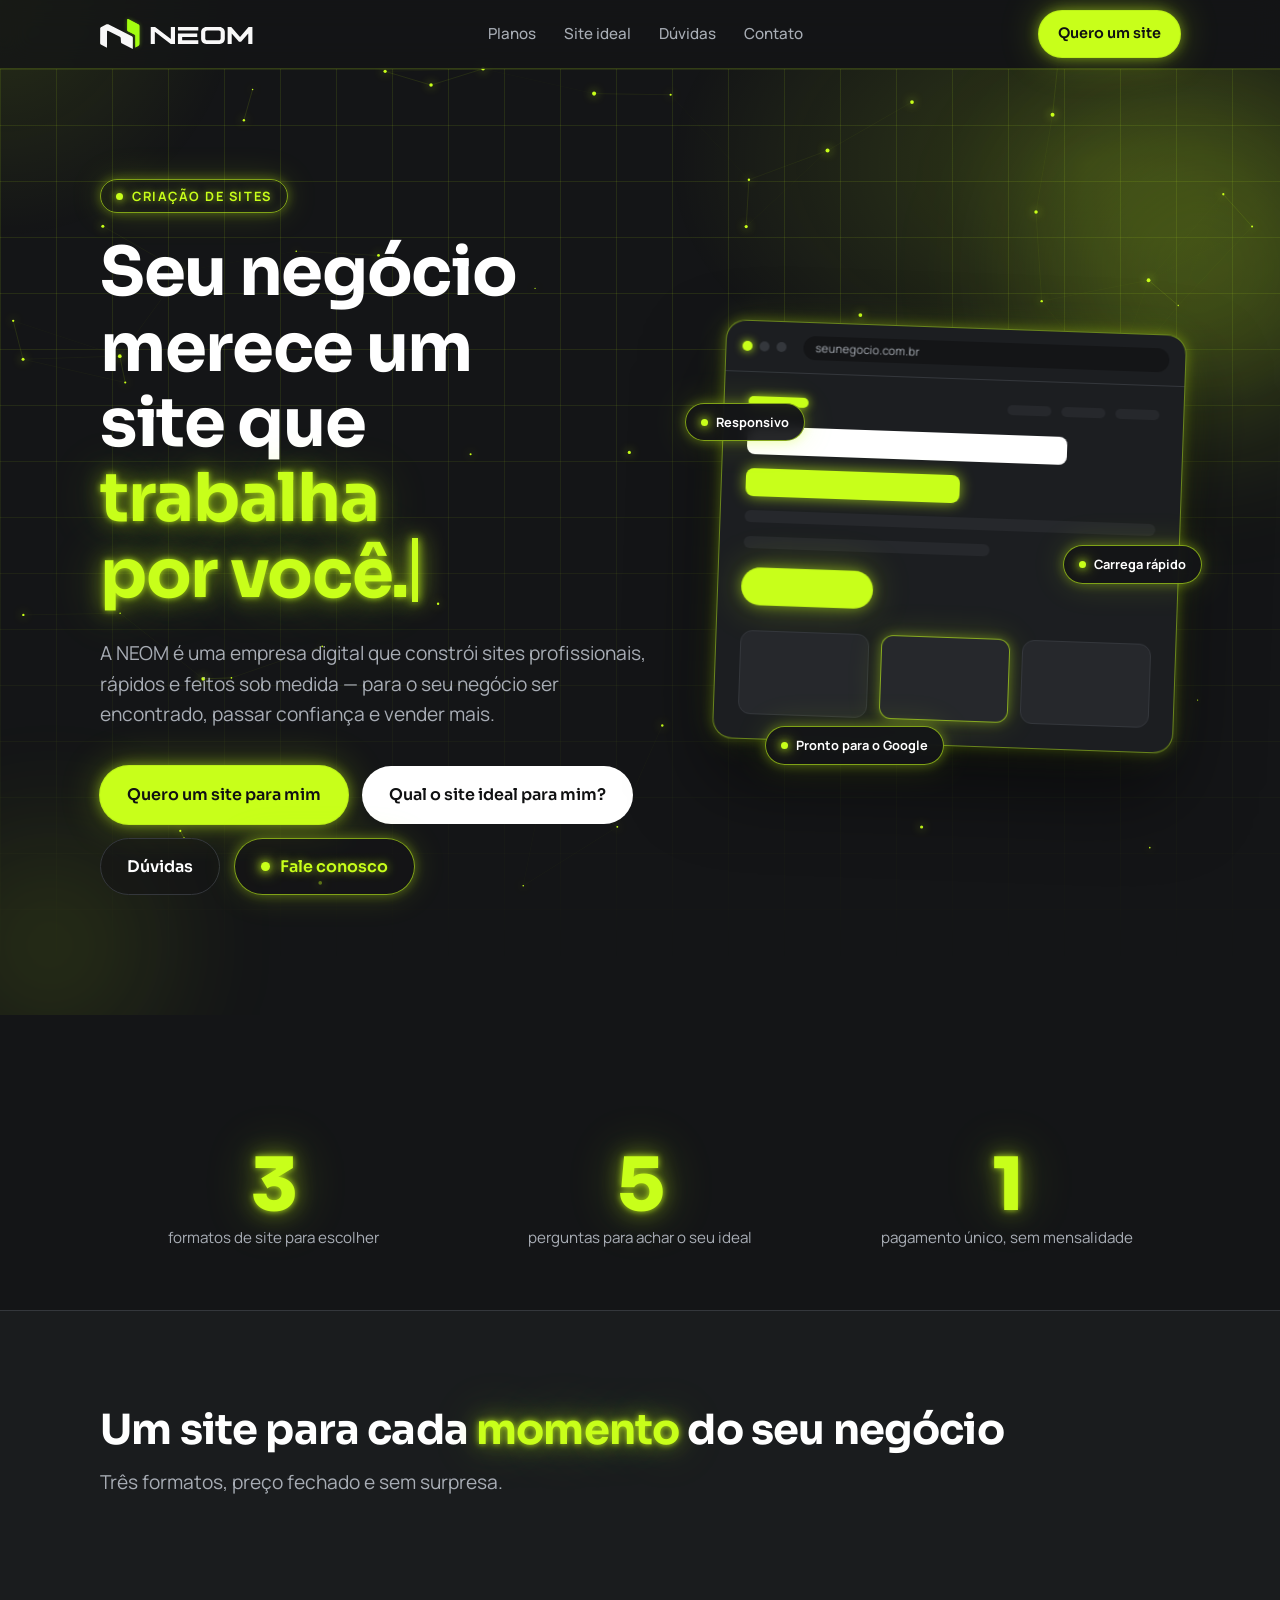
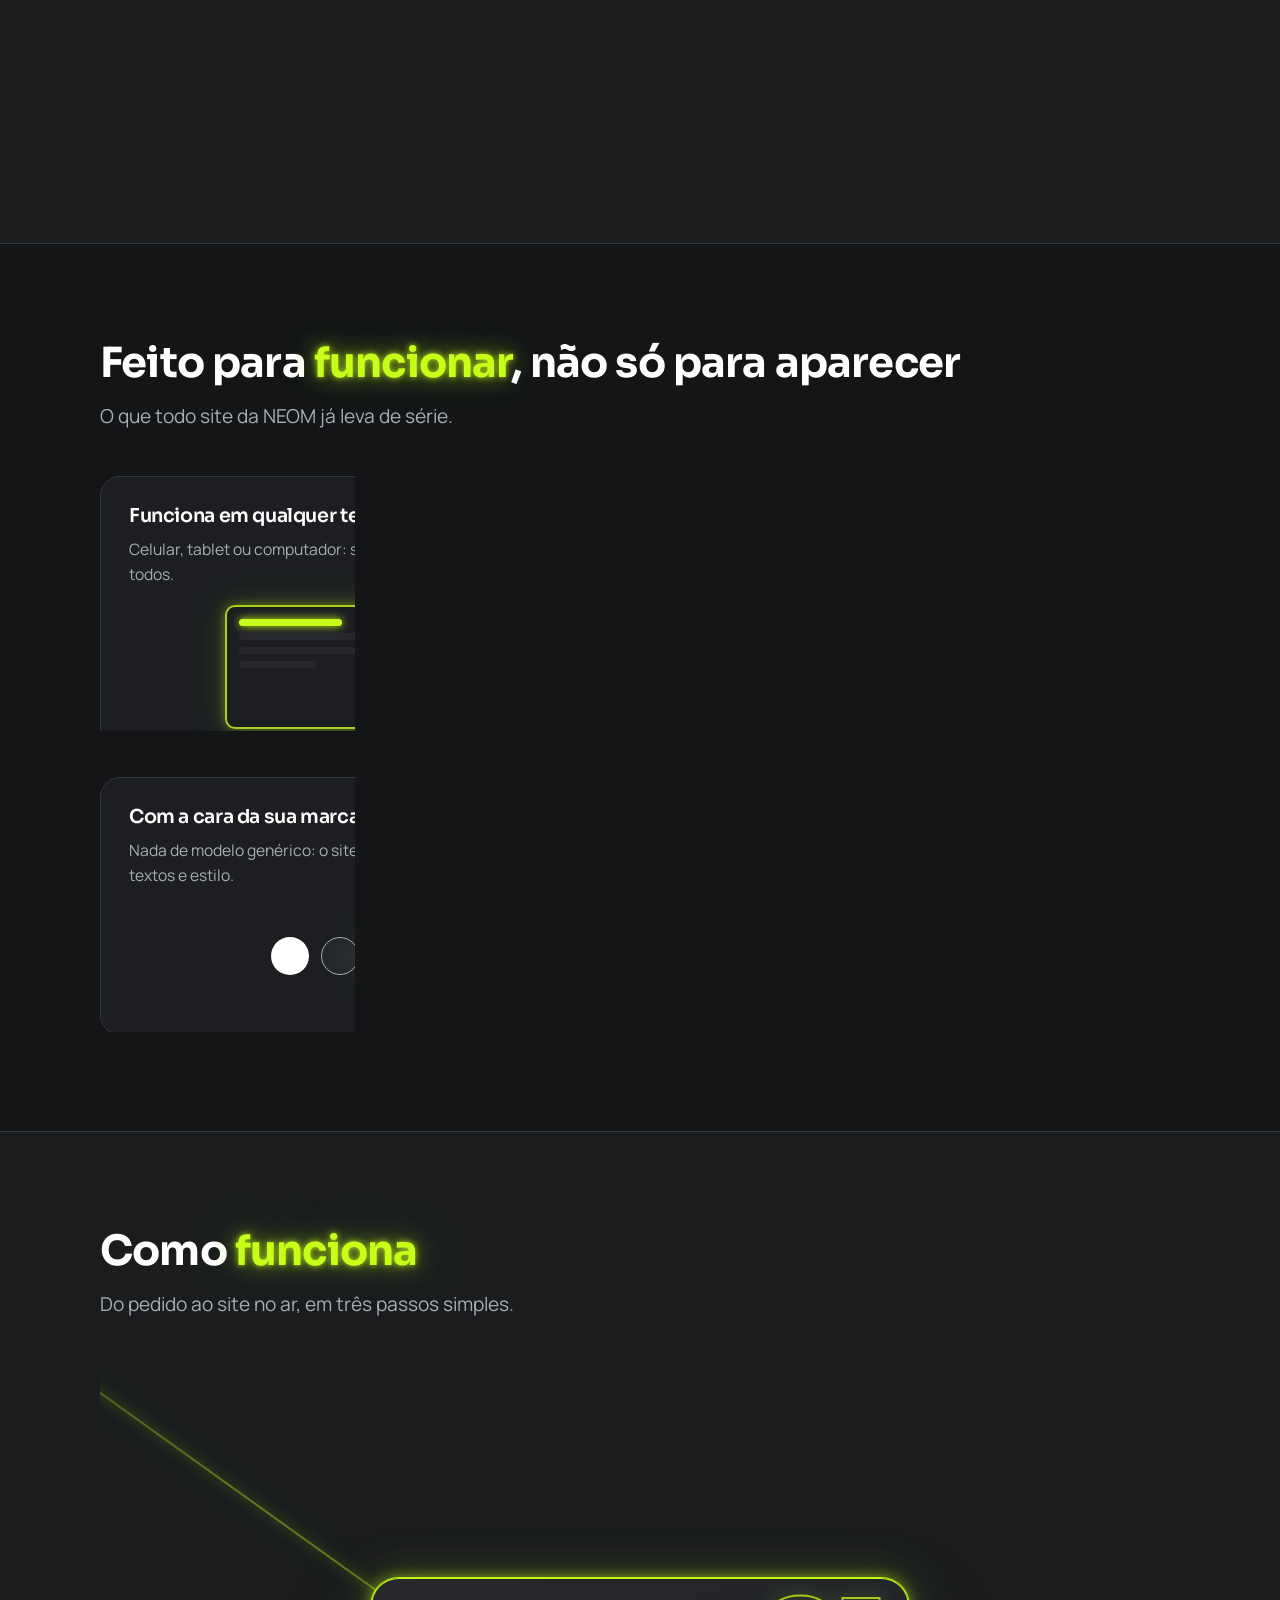
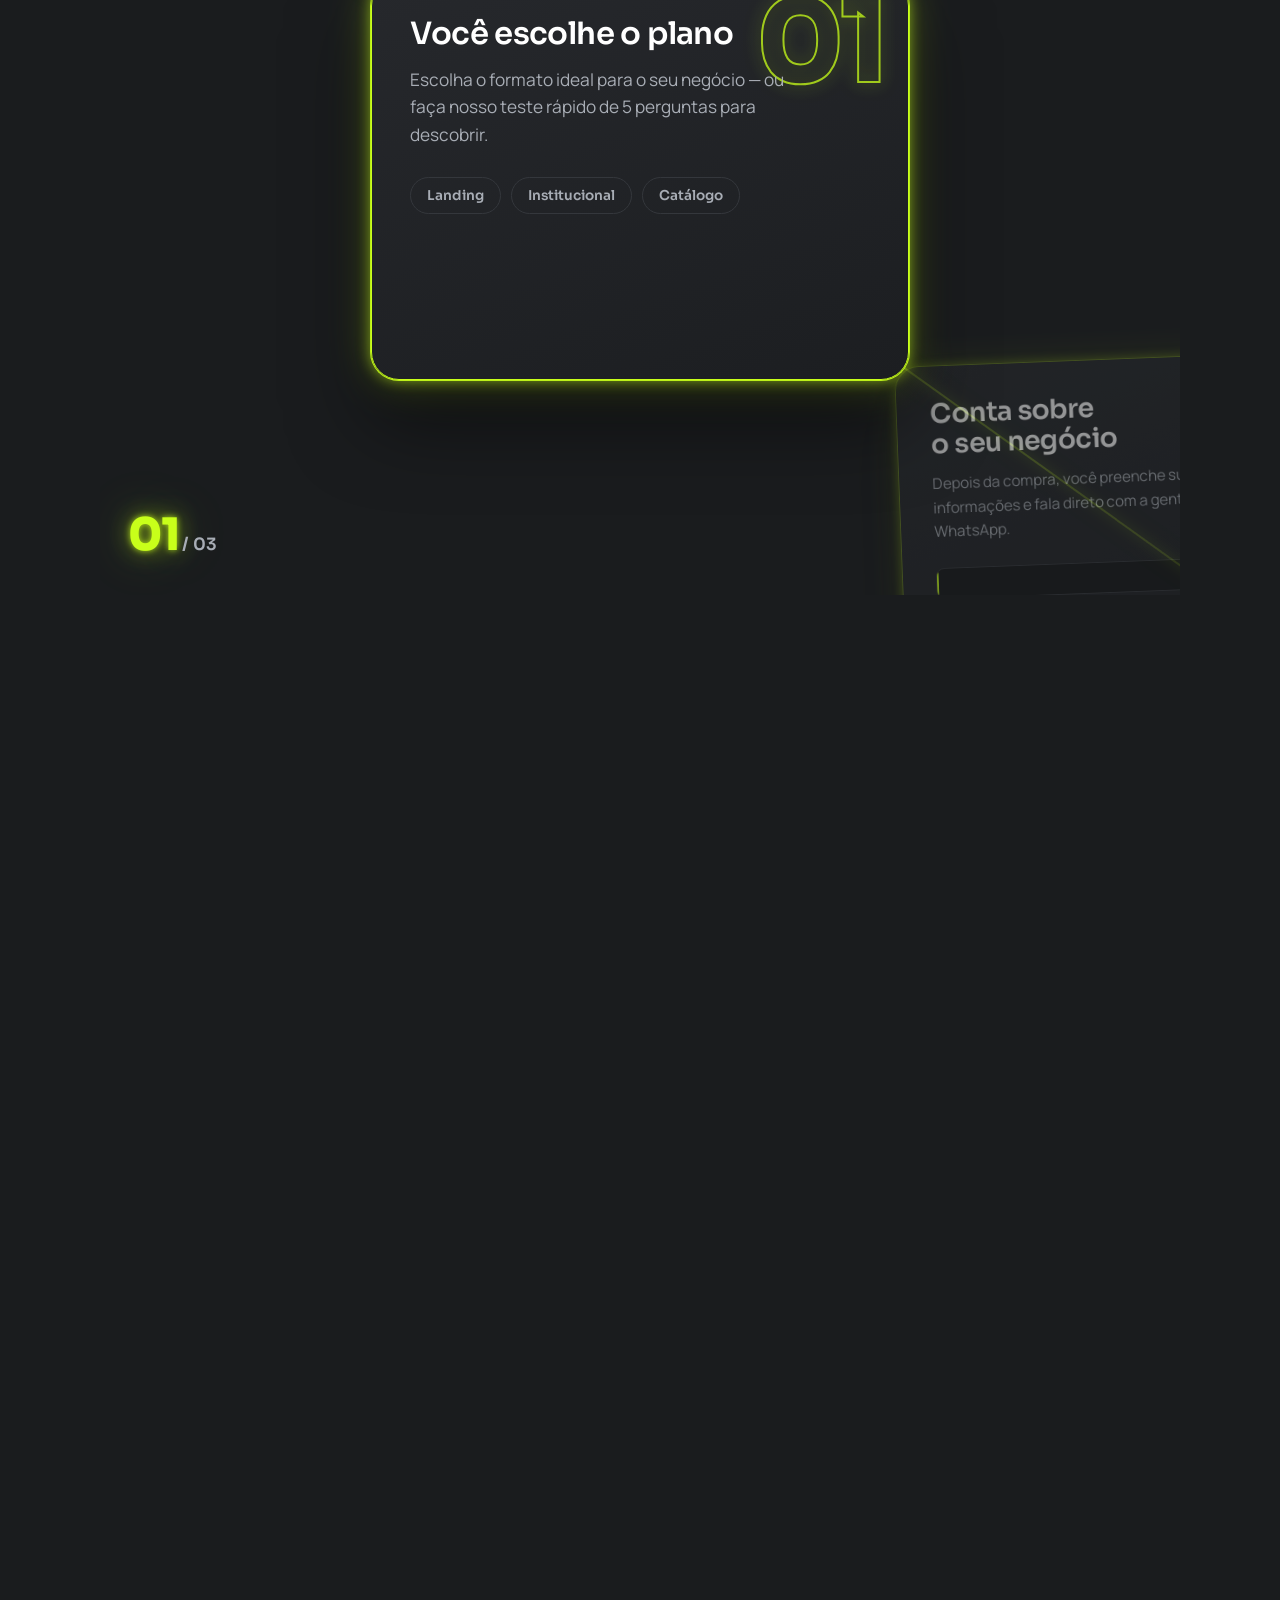
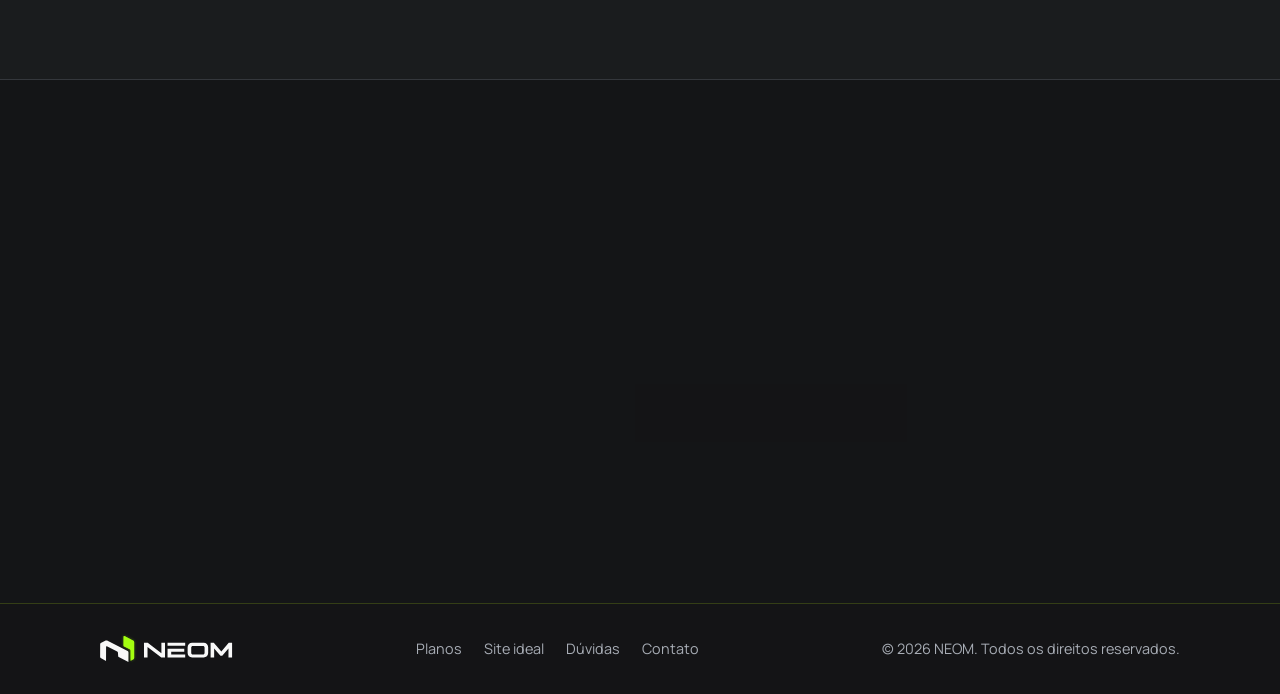
<file: index.html>
<!DOCTYPE html>
<html lang="pt-BR">
<head>
  <meta charset="UTF-8">
  <meta name="viewport" content="width=device-width, initial-scale=1, viewport-fit=cover">
  <title>NEOM — Sites que colocam seu negócio no digital</title>
  <meta name="description" content="A NEOM constrói landing pages, sites institucionais e sites de catálogo para o seu negócio vender mais na internet.">
  <meta name="theme-color" content="#141517">
  <meta name="color-scheme" content="dark">
  <meta property="og:type" content="website">
  <meta property="og:locale" content="pt_BR">
  <meta property="og:site_name" content="NEOM">
  <meta property="og:title" content="NEOM — Sites que colocam seu negócio no digital">
  <meta property="og:description" content="A NEOM constrói landing pages, sites institucionais e sites de catálogo para o seu negócio vender mais na internet.">
  <meta name="twitter:card" content="summary_large_image">
  <!-- marca:inicio -->
  <link rel="canonical" href="https://neomfront.com/">
  <meta property="og:url" content="https://neomfront.com/">
  <meta property="og:image" content="https://neomfront.com/img/og.png">
  <meta property="og:image:width" content="1200">
  <meta property="og:image:height" content="630">
  <meta property="og:image:alt" content="NEOM — landing pages, sites institucionais e sites de catálogo sob medida">
  <link rel="apple-touch-icon" href="/img/apple-touch-icon.png">
  <link rel="manifest" href="/site.webmanifest">
  <!-- marca:fim -->
  <link rel="icon" href="favicon.svg" type="image/svg+xml">
  <link rel="preload" href="fonts/sora-latin.woff2" as="font" type="font/woff2" crossorigin>
  <script>document.documentElement.classList.add("js")</script>
  <link rel="stylesheet" href="style.css">
  <script type="application/ld+json">
  {
    "@context": "https://schema.org",
    "@type": "ProfessionalService",
    "name": "NEOM",
    "url": "https://neomfront.com/",
    "logo": "https://neomfront.com/img/icone-512.png",
    "image": "https://neomfront.com/img/og.png",
    "description": "Criação de landing pages, sites institucionais e sites de catálogo sob medida.",
    "areaServed": "BR",
    "contactPoint": { "@type": "ContactPoint", "contactType": "customer service", "telephone": "+55-83-99405-4176", "availableLanguage": "Portuguese" }
  }
  </script>
</head>
<body>
  <a class="skip" href="#conteudo">Pular para o conteúdo</a>
  <header class="nav">
    <div class="wrap nav-in">
      <a class="logo" href="index.html" aria-label="NEOM — início"><svg class="logo-svg" viewBox="0 0 1138 224" aria-hidden="true" focusable="false"><path fill="#F8F8F8" d="M48.76 39.62C52.21 37.86 57.79 37.86 61.24 39.61L238.37 129.57C242.31 131.57 245.48 136.78 245.46 141.19L245 224.83L161 180.42C158.8 179.25 156.88 176.3 156.7 173.82L154.48 142.3C154.23 138.72 151.42 134.51 148.21 132.9L59.2 88.18C55.5 86.32 52.48 88.17 52.47 92.31L52 214.84L6.28 190.15C3.36 188.57 1.01 184.61 1.02 181.3L1.48 69.69C1.49 66.38 3.89 62.47 6.85 60.97Z"/><path class="logo-v" fill="#A3FE10" d="M203.47 4.18C203.49 0.32 206.29 -1.38 209.73 0.38L287.77 40.49C291.21 42.26 294 46.83 294 50.69L294 189.3C294 193.44 291.06 198.42 287.43 200.42L264 213.34L263.54 125.81C263.52 121.67 260.5 116.8 256.8 114.93L208.8 90.73C205.6 89.12 203.01 84.9 203.03 81.31Z"/><path fill="#F8F8F8" fill-rule="evenodd" d="M379 59L411.17 59L529 149.49L529 59L560 59L560 186L528.33 186L409.5 95.01L409.5 186L379 186ZM582 59L734 59L734 85L582 85ZM582 109L726 109L726 135L613.5 135L613.5 159L734 159L734 186L582 186ZM755 97.5C755 76.24 772.24 59 793.5 59L893.5 59C914.76 59 932 76.24 932 97.5L932 147.5C932 168.76 914.76 186 893.5 186L793.5 186C772.24 186 755 168.76 755 147.5ZM786 98.75C786 91.43 791.93 85.5 799.25 85.5L887.75 85.5C895.07 85.5 901 91.43 901 98.75L901 145.75C901 153.07 895.07 159 887.75 159L799.25 159C791.93 159 786 153.07 786 145.75ZM953 59L980.23 59L1045.5 134.23L1109.27 59L1138 59L1138 186L1107 186L1107 107.84L1053.23 170L1037.77 170L983.5 107.83L983.5 186L953 186Z"/></svg></a>
      <nav id="menu" class="menu" aria-label="Principal">
        <a href="planos.html">Planos</a>
        <a href="site-ideal.html">Site ideal</a>
        <a href="duvidas.html">Dúvidas</a>
        <a href="obrigado.html?contato=duvida">Contato</a>
      </nav>
      <div class="nav-acoes">
        <a class="btn btn-lime btn-sm" href="planos.html">Quero um site</a>
        <button class="menu-btn" type="button" aria-expanded="false" aria-controls="menu"><span class="sr-only">Menu</span><i aria-hidden="true"></i><i aria-hidden="true"></i></button>
      </div>
    </div>
  </header>

  <main id="conteudo" tabindex="-1">
    <!-- Primeiro andar -->
    <section class="hero">
      <span class="orb o1" aria-hidden="true"></span>
      <span class="orb o2" aria-hidden="true"></span>
      <div class="wrap hero-grid">
        <div>
          <span class="tag">Criação de sites</span>
          <h1><span class="sr-only">Seu negócio merece um site que trabalha por você.</span><span aria-hidden="true">Seu negócio merece um site que <span class="lime typed" data-words="trabalha por você.|vende por você.|passa confiança.|atrai clientes.">trabalha por você.</span></span></h1>
          <p class="lead">A NEOM é uma empresa digital que constrói sites profissionais, rápidos e feitos sob medida — para o seu negócio ser encontrado, passar confiança e vender mais.</p>
          <div class="hero-actions">
            <a class="btn btn-lime" href="planos.html">Quero um site para mim</a>
            <a class="btn btn-white" href="site-ideal.html">Qual o site ideal para mim?</a>
            <a class="btn btn-ghost" href="duvidas.html">Dúvidas</a>
            <a class="btn btn-ghost btn-whats" data-whats href="obrigado.html?contato=duvida" target="_blank" rel="noopener">Fale conosco</a>
          </div>
        </div>

        <div class="mock-wrap" aria-hidden="true">
          <div class="mock">
            <div class="mock-bar"><i></i><i></i><i></i><span class="mock-url">seunegocio.com.br</span></div>
            <div class="mock-body">
              <div class="m-nav"><b></b><b></b><b></b><b></b></div>
              <b class="m-title"></b>
              <b class="m-title t2"></b>
              <b class="l1"></b>
              <b class="l2"></b>
              <b class="m-btn"></b>
              <div class="mock-cards"><b></b><b></b><b></b></div>
            </div>
          </div>
          <span class="chip c1">Responsivo</span>
          <span class="chip c2">Carrega rápido</span>
          <span class="chip c3">Pronto para o Google</span>
        </div>
      </div>
    </section>

    <!-- Faixa em movimento -->
    <div class="marquee" aria-hidden="true">
      <div class="marquee-track">
        <span>Landing Page</span><span>Site Institucional</span><span>Site de Catálogo</span><span>Sob medida</span><span>Pagamento único</span><span>Responsivo</span>
        <span>Landing Page</span><span>Site Institucional</span><span>Site de Catálogo</span><span>Sob medida</span><span>Pagamento único</span><span>Responsivo</span>
      </div>
    </div>

    <!-- Números -->
    <div class="wrap">
      <div class="stats">
        <div class="stat"><b data-count="3">0</b><span>formatos de site para escolher</span></div>
        <div class="stat"><b data-count="5">0</b><span>perguntas para achar o seu ideal</span></div>
        <div class="stat"><b data-count="1">0</b><span>pagamento único, sem mensalidade</span></div>
      </div>
    </div>

    <!-- Planos -->
    <section class="band">
      <div class="wrap">
        <div class="sec-head">
          <h2>Um site para cada <span class="lime">momento</span> do seu negócio</h2>
          <p class="lead">Três formatos, preço fechado e sem surpresa.</p>
        </div>
        <div class="grid-3">
          <a class="card" href="planos.html?cat=landing">
            <span class="step-n">A partir de R$ 329</span>
            <h3>Landing Page</h3>
            <p>Uma página única e direta, pensada para apresentar uma oferta e gerar contatos.</p>
          </a>
          <a class="card" href="planos.html?cat=institucional">
            <span class="step-n">A partir de R$ 997</span>
            <h3>Site Institucional</h3>
            <p>Várias páginas para apresentar sua empresa, seus serviços e passar credibilidade.</p>
          </a>
          <a class="card" href="planos.html?cat=catalogo">
            <span class="step-n">A partir de R$ 1.997</span>
            <h3>Site de Catálogo</h3>
            <p>Seus produtos organizados por categoria, com fotos e preços, prontos para o cliente escolher.</p>
          </a>
        </div>
      </div>
    </section>

    <!-- Bento -->
    <section>
      <div class="wrap">
        <div class="sec-head">
          <h2>Feito para <span class="lime">funcionar</span>, não só para aparecer</h2>
          <p class="lead">O que todo site da NEOM já leva de série.</p>
        </div>
        <div class="bento">
          <div class="card b-wide">
            <h3>Funciona em qualquer tela</h3>
            <p>Celular, tablet ou computador: seu site se adapta e fica bonito em todos.</p>
            <div class="viz" aria-hidden="true">
              <div class="devices">
                <div class="dev-pc"><i></i><i></i><i></i><i></i></div>
                <div class="dev-ph"><i></i><i></i><i></i></div>
              </div>
            </div>
          </div>
          <div class="card">
            <h3>Carrega rápido</h3>
            <p>Ninguém espera uma página lenta.</p>
            <div class="viz" aria-hidden="true">
              <div class="meter"><div class="meter-bar"><i></i></div><small>VELOCIDADE</small></div>
            </div>
          </div>
          <div class="card b-tall">
            <h3>Pronto para o Google</h3>
            <p>Estrutura pensada para o seu negócio ser encontrado nas buscas.</p>
            <div class="viz" aria-hidden="true">
              <div class="search">
                <div class="search-bar">seu tipo de negócio</div>
                <div class="search-res"><b>seunegocio.com.br</b>Seu site, no topo da conversa.</div>
                <div class="search-res">Outros resultados…</div>
              </div>
            </div>
          </div>
          <div class="card b-wide">
            <h3>Com a cara da sua marca</h3>
            <p>Nada de modelo genérico: o site é construído com as suas cores, textos e estilo.</p>
            <div class="viz" aria-hidden="true">
              <div class="swatches"><i></i><i></i><i></i><i></i></div>
            </div>
          </div>
        </div>
      </div>
    </section>

    <!-- Como funciona -->
    <section class="band">
      <div class="wrap">
        <div class="sec-head">
          <h2>Como <span class="lime">funciona</span></h2>
          <p class="lead">Do pedido ao site no ar, em três passos simples.</p>
        </div>
        <!-- Computador: cards grandes que cruzam a tela na diagonal conforme você rola -->
        <div class="diag" id="diag">
          <div class="diag-sticky">
            <div class="diag-stage">
              <span class="diag-line" aria-hidden="true"></span>

              <article class="diag-card">
                <span class="d-n" aria-hidden="true">01</span>
                <h3>Você escolhe o plano</h3>
                <p>Escolha o formato ideal para o seu negócio — ou faça nosso teste rápido de 5 perguntas para descobrir.</p>
                <div class="d-art d-chips" aria-hidden="true"><i>Landing</i><i>Institucional</i><i>Catálogo</i></div>
              </article>

              <article class="diag-card">
                <span class="d-n" aria-hidden="true">02</span>
                <h3>Conta sobre o seu negócio</h3>
                <p>Depois da compra, você preenche suas informações e fala direto com a gente pelo WhatsApp.</p>
                <div class="d-art d-form" aria-hidden="true"><b></b><b></b><em></em></div>
              </article>

              <article class="diag-card">
                <span class="d-n" aria-hidden="true">03</span>
                <h3>A NEOM constrói</h3>
                <p>Criamos seu site sob medida e entregamos pronto para receber seus clientes.</p>
                <div class="d-art d-build" aria-hidden="true"><div class="bar"><i></i></div><span>SEU SITE NO AR ✓</span></div>
              </article>
            </div>
            <div class="diag-count" aria-hidden="true"><b>01</b> / 03</div>
          </div>
        </div>

        <!-- Celular: linha do tempo -->
        <div class="tl">
          <div class="card">
            <span class="tl-dot">1</span>
            <h3>Você escolhe o plano</h3>
            <p>Escolha o formato ideal — ou faça nosso teste rápido de 5 perguntas para descobrir.</p>
          </div>
          <div class="card">
            <span class="tl-dot">2</span>
            <h3>Conta sobre o seu negócio</h3>
            <p>Depois da compra, você preenche suas informações e fala direto com a gente.</p>
          </div>
          <div class="card">
            <span class="tl-dot">3</span>
            <h3>A NEOM constrói</h3>
            <p>Criamos seu site sob medida e entregamos pronto para receber seus clientes.</p>
          </div>
        </div>
      </div>
    </section>

    <!-- CTA final -->
    <section>
      <div class="wrap">
        <div class="cta-box">
          <h2>Pronto para ter o <span class="lime">seu site?</span></h2>
          <p>Veja os planos ou descubra em menos de um minuto qual deles combina com o seu negócio.</p>
          <div class="hero-actions">
            <a class="btn btn-lime" href="planos.html">Quero um site para mim</a>
            <a class="btn btn-ghost" href="site-ideal.html">Qual o site ideal para mim?</a>
          </div>
        </div>
      </div>
    </section>
  </main>

  <footer>
    <div class="wrap foot">
      <a class="logo" href="index.html" aria-label="NEOM — início"><svg class="logo-svg" viewBox="0 0 1138 224" aria-hidden="true" focusable="false"><path fill="#F8F8F8" d="M48.76 39.62C52.21 37.86 57.79 37.86 61.24 39.61L238.37 129.57C242.31 131.57 245.48 136.78 245.46 141.19L245 224.83L161 180.42C158.8 179.25 156.88 176.3 156.7 173.82L154.48 142.3C154.23 138.72 151.42 134.51 148.21 132.9L59.2 88.18C55.5 86.32 52.48 88.17 52.47 92.31L52 214.84L6.28 190.15C3.36 188.57 1.01 184.61 1.02 181.3L1.48 69.69C1.49 66.38 3.89 62.47 6.85 60.97Z"/><path class="logo-v" fill="#A3FE10" d="M203.47 4.18C203.49 0.32 206.29 -1.38 209.73 0.38L287.77 40.49C291.21 42.26 294 46.83 294 50.69L294 189.3C294 193.44 291.06 198.42 287.43 200.42L264 213.34L263.54 125.81C263.52 121.67 260.5 116.8 256.8 114.93L208.8 90.73C205.6 89.12 203.01 84.9 203.03 81.31Z"/><path fill="#F8F8F8" fill-rule="evenodd" d="M379 59L411.17 59L529 149.49L529 59L560 59L560 186L528.33 186L409.5 95.01L409.5 186L379 186ZM582 59L734 59L734 85L582 85ZM582 109L726 109L726 135L613.5 135L613.5 159L734 159L734 186L582 186ZM755 97.5C755 76.24 772.24 59 793.5 59L893.5 59C914.76 59 932 76.24 932 97.5L932 147.5C932 168.76 914.76 186 893.5 186L793.5 186C772.24 186 755 168.76 755 147.5ZM786 98.75C786 91.43 791.93 85.5 799.25 85.5L887.75 85.5C895.07 85.5 901 91.43 901 98.75L901 145.75C901 153.07 895.07 159 887.75 159L799.25 159C791.93 159 786 153.07 786 145.75ZM953 59L980.23 59L1045.5 134.23L1109.27 59L1138 59L1138 186L1107 186L1107 107.84L1053.23 170L1037.77 170L983.5 107.83L983.5 186L953 186Z"/></svg></a>
      <nav aria-label="Rodapé">
        <a href="planos.html">Planos</a>
        <a href="site-ideal.html">Site ideal</a>
        <a href="duvidas.html">Dúvidas</a>
        <a href="obrigado.html?contato=duvida">Contato</a>
      </nav>
      <span>© 2026 NEOM. Todos os direitos reservados.</span>
    </div>
  </footer>
  <script src="script.js"></script>
</body>
</html>
</file>
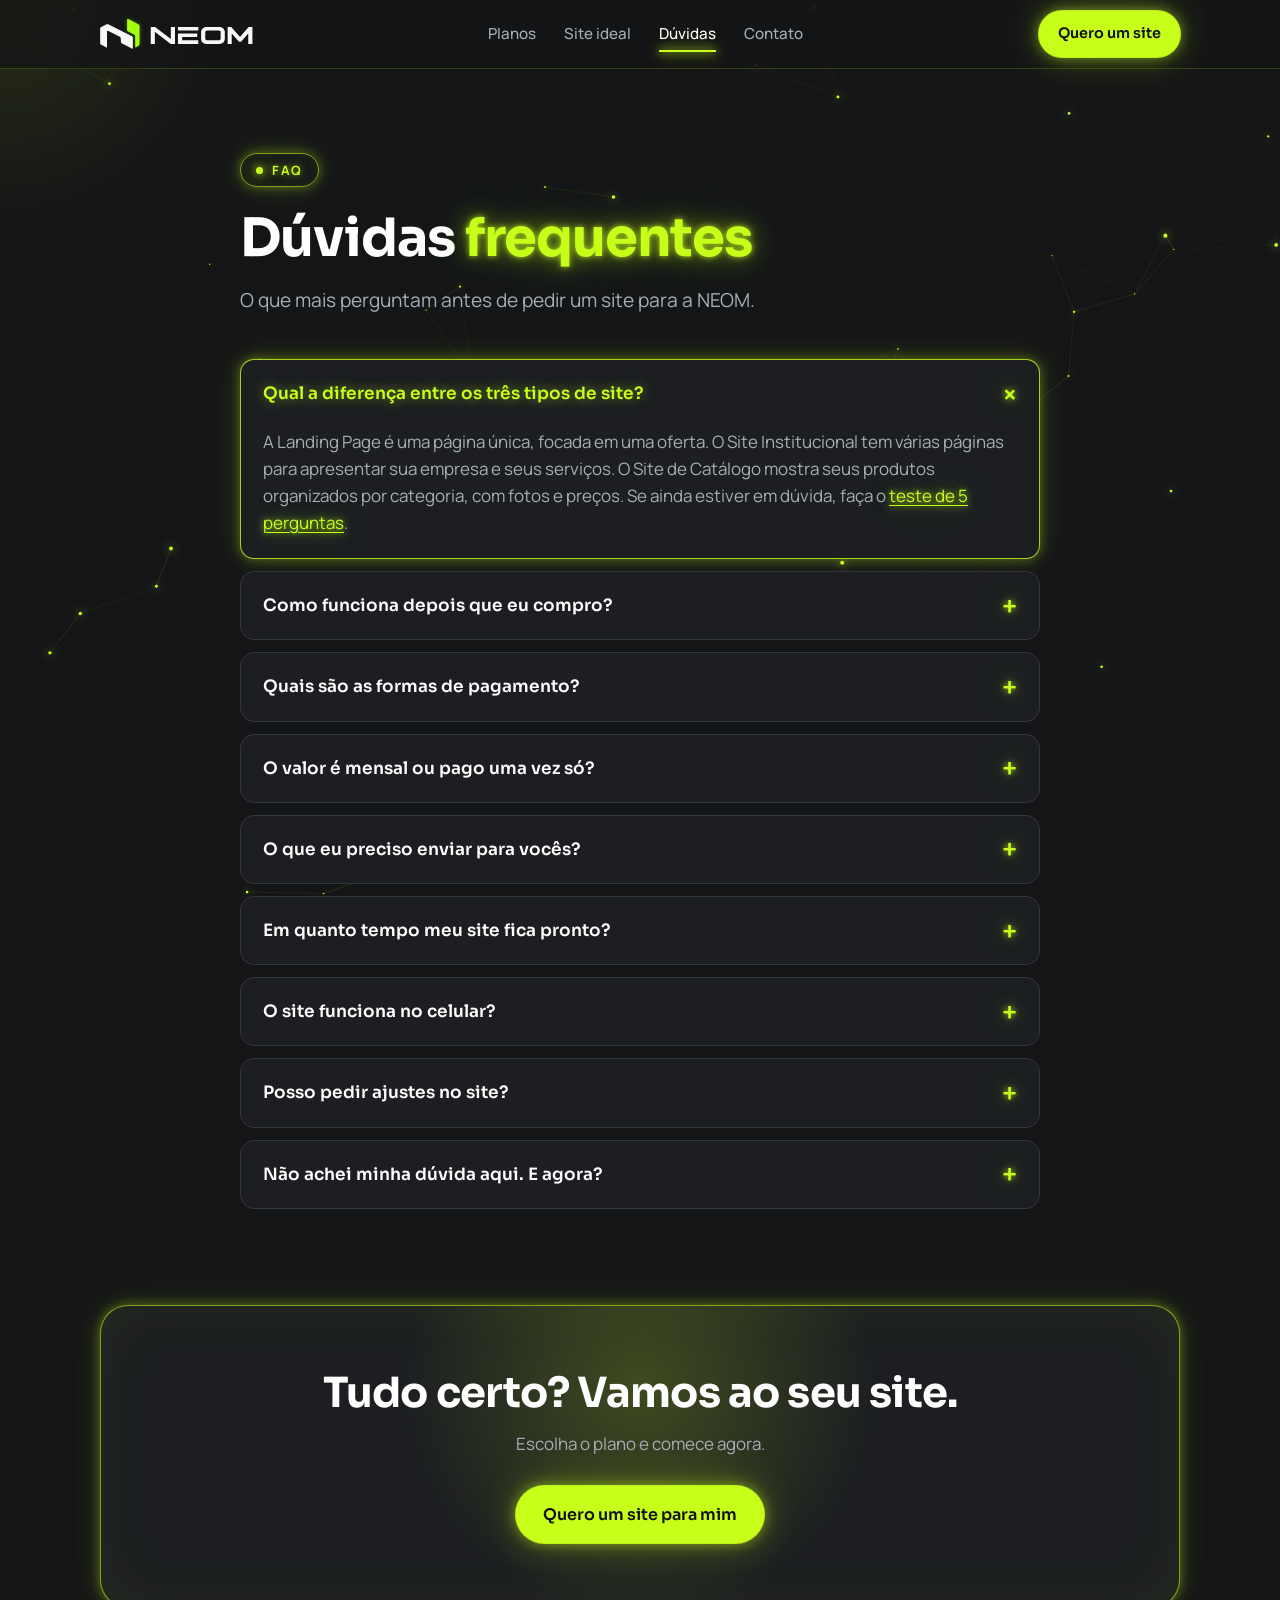
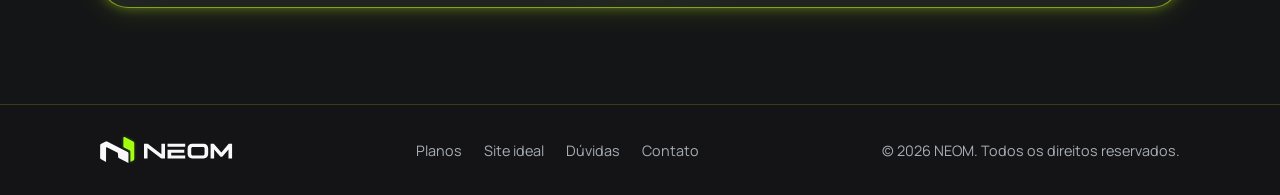
<file: duvidas.html>
<!DOCTYPE html>
<html lang="pt-BR">
<head>
  <meta charset="UTF-8">
  <meta name="viewport" content="width=device-width, initial-scale=1, viewport-fit=cover">
  <title>Dúvidas frequentes — NEOM</title>
  <meta name="description" content="Tire suas dúvidas sobre os sites da NEOM: planos, pagamento, como funciona e o que você precisa enviar.">
  <meta name="theme-color" content="#141517">
  <meta name="color-scheme" content="dark">
  <meta property="og:type" content="website">
  <meta property="og:locale" content="pt_BR">
  <meta property="og:site_name" content="NEOM">
  <meta property="og:title" content="Dúvidas frequentes — NEOM">
  <meta property="og:description" content="Tire suas dúvidas sobre os sites da NEOM: planos, pagamento, como funciona e o que você precisa enviar.">
  <meta name="twitter:card" content="summary_large_image">
  <!-- marca:inicio -->
  <link rel="canonical" href="https://neomfront.com/duvidas.html">
  <meta property="og:url" content="https://neomfront.com/duvidas.html">
  <meta property="og:image" content="https://neomfront.com/img/og.png">
  <meta property="og:image:width" content="1200">
  <meta property="og:image:height" content="630">
  <meta property="og:image:alt" content="NEOM — landing pages, sites institucionais e sites de catálogo sob medida">
  <link rel="apple-touch-icon" href="/img/apple-touch-icon.png">
  <link rel="manifest" href="/site.webmanifest">
  <!-- marca:fim -->
  <link rel="icon" href="favicon.svg" type="image/svg+xml">
  <link rel="preload" href="fonts/sora-latin.woff2" as="font" type="font/woff2" crossorigin>
  <script>document.documentElement.classList.add("js")</script>
  <link rel="stylesheet" href="style.css">
  <script type="application/ld+json">
  {
    "@context": "https://schema.org",
    "@type": "FAQPage",
    "mainEntity": [
      { "@type": "Question", "name": "Qual a diferença entre os três tipos de site?", "acceptedAnswer": { "@type": "Answer", "text": "A Landing Page é uma página única, focada em uma oferta. O Site Institucional tem várias páginas para apresentar sua empresa e seus serviços. O Site de Catálogo mostra seus produtos organizados por categoria, com fotos e preços. Se ainda estiver em dúvida, faça o teste de 5 perguntas." } },
      { "@type": "Question", "name": "Como funciona depois que eu compro?", "acceptedAnswer": { "@type": "Answer", "text": "Assim que o pagamento é confirmado, você é levado para uma página onde preenche suas informações e fala direto com a gente pelo WhatsApp. A partir daí, combinamos os detalhes do seu site e começamos a construção." } },
      { "@type": "Question", "name": "Quais são as formas de pagamento?", "acceptedAnswer": { "@type": "Answer", "text": "O pagamento é feito pela Kiwify, uma plataforma segura de pagamentos. As formas disponíveis aparecem na tela de checkout no momento da compra." } },
      { "@type": "Question", "name": "O valor é mensal ou pago uma vez só?", "acceptedAnswer": { "@type": "Answer", "text": "É pagamento único pela criação do site. Cada tipo tem três níveis: a Landing Page vai de R$ 329 a R$ 897, o Site Institucional de R$ 997 a R$ 1.897 e o Site de Catálogo de R$ 1.997 a R$ 2.799." } },
      { "@type": "Question", "name": "O que eu preciso enviar para vocês?", "acceptedAnswer": { "@type": "Answer", "text": "O básico do seu negócio: nome, logo (se tiver), textos ou informações sobre o que você oferece, fotos e seus canais de contato. Se faltar alguma coisa, a gente te orienta." } },
      { "@type": "Question", "name": "Em quanto tempo meu site fica pronto?", "acceptedAnswer": { "@type": "Answer", "text": "O prazo depende do plano e de quando recebemos seu material. Combinamos a data de entrega com você logo no primeiro contato." } },
      { "@type": "Question", "name": "O site funciona no celular?", "acceptedAnswer": { "@type": "Answer", "text": "Sim. Todos os sites da NEOM são responsivos: se adaptam a celular, tablet e computador." } },
      { "@type": "Question", "name": "Posso pedir ajustes no site?", "acceptedAnswer": { "@type": "Answer", "text": "Sim. Você acompanha o resultado e pode pedir ajustes antes da entrega final, para o site ficar com a cara do seu negócio." } }
    ]
  }
  </script>
</head>
<body>
  <a class="skip" href="#conteudo">Pular para o conteúdo</a>
  <header class="nav">
    <div class="wrap nav-in">
      <a class="logo" href="index.html" aria-label="NEOM — início"><svg class="logo-svg" viewBox="0 0 1138 224" aria-hidden="true" focusable="false"><path fill="#F8F8F8" d="M48.76 39.62C52.21 37.86 57.79 37.86 61.24 39.61L238.37 129.57C242.31 131.57 245.48 136.78 245.46 141.19L245 224.83L161 180.42C158.8 179.25 156.88 176.3 156.7 173.82L154.48 142.3C154.23 138.72 151.42 134.51 148.21 132.9L59.2 88.18C55.5 86.32 52.48 88.17 52.47 92.31L52 214.84L6.28 190.15C3.36 188.57 1.01 184.61 1.02 181.3L1.48 69.69C1.49 66.38 3.89 62.47 6.85 60.97Z"/><path class="logo-v" fill="#A3FE10" d="M203.47 4.18C203.49 0.32 206.29 -1.38 209.73 0.38L287.77 40.49C291.21 42.26 294 46.83 294 50.69L294 189.3C294 193.44 291.06 198.42 287.43 200.42L264 213.34L263.54 125.81C263.52 121.67 260.5 116.8 256.8 114.93L208.8 90.73C205.6 89.12 203.01 84.9 203.03 81.31Z"/><path fill="#F8F8F8" fill-rule="evenodd" d="M379 59L411.17 59L529 149.49L529 59L560 59L560 186L528.33 186L409.5 95.01L409.5 186L379 186ZM582 59L734 59L734 85L582 85ZM582 109L726 109L726 135L613.5 135L613.5 159L734 159L734 186L582 186ZM755 97.5C755 76.24 772.24 59 793.5 59L893.5 59C914.76 59 932 76.24 932 97.5L932 147.5C932 168.76 914.76 186 893.5 186L793.5 186C772.24 186 755 168.76 755 147.5ZM786 98.75C786 91.43 791.93 85.5 799.25 85.5L887.75 85.5C895.07 85.5 901 91.43 901 98.75L901 145.75C901 153.07 895.07 159 887.75 159L799.25 159C791.93 159 786 153.07 786 145.75ZM953 59L980.23 59L1045.5 134.23L1109.27 59L1138 59L1138 186L1107 186L1107 107.84L1053.23 170L1037.77 170L983.5 107.83L983.5 186L953 186Z"/></svg></a>
      <nav id="menu" class="menu" aria-label="Principal">
        <a href="planos.html">Planos</a>
        <a href="site-ideal.html">Site ideal</a>
        <a href="duvidas.html" aria-current="page">Dúvidas</a>
        <a href="obrigado.html?contato=duvida">Contato</a>
      </nav>
      <div class="nav-acoes">
        <a class="btn btn-lime btn-sm" href="planos.html">Quero um site</a>
        <button class="menu-btn" type="button" aria-expanded="false" aria-controls="menu"><span class="sr-only">Menu</span><i aria-hidden="true"></i><i aria-hidden="true"></i></button>
      </div>
    </div>
  </header>

  <main id="conteudo" tabindex="-1">
    <div class="wrap page-head">
      <div class="faq" style="display:block">
        <span class="tag">FAQ</span>
        <h1>Dúvidas <span class="lime">frequentes</span></h1>
        <p class="lead">O que mais perguntam antes de pedir um site para a NEOM.</p>
      </div>
    </div>

    <section style="padding-top:44px">
      <div class="wrap">
        <div class="faq">
          <details open>
            <summary>Qual a diferença entre os três tipos de site?</summary>
            <p>A Landing Page é uma página única, focada em uma oferta. O Site Institucional tem várias páginas para apresentar sua empresa e seus serviços. O Site de Catálogo mostra seus produtos organizados por categoria, com fotos e preços. Se ainda estiver em dúvida, faça o <a class="lime" href="site-ideal.html">teste de 5 perguntas</a>.</p>
          </details>
          <details>
            <summary>Como funciona depois que eu compro?</summary>
            <p>Assim que o pagamento é confirmado, você é levado para uma página onde preenche suas informações e fala direto com a gente pelo WhatsApp. A partir daí, combinamos os detalhes do seu site e começamos a construção.</p>
          </details>
          <details>
            <summary>Quais são as formas de pagamento?</summary>
            <p>O pagamento é feito pela Kiwify, uma plataforma segura de pagamentos. As formas disponíveis aparecem na tela de checkout no momento da compra.</p>
          </details>
          <details>
            <summary>O valor é mensal ou pago uma vez só?</summary>
            <p>É pagamento único pela criação do site. Cada tipo tem três níveis: a Landing Page vai de R$ 329 a R$ 897, o Site Institucional de R$ 997 a R$ 1.897 e o Site de Catálogo de R$ 1.997 a R$ 2.799. Veja o que cada nível inclui na <a class="lime" href="planos.html">página de planos</a>.</p>
          </details>
          <details>
            <summary>O que eu preciso enviar para vocês?</summary>
            <p>O básico do seu negócio: nome, logo (se tiver), textos ou informações sobre o que você oferece, fotos e seus canais de contato. Se faltar alguma coisa, a gente te orienta.</p>
          </details>
          <details>
            <summary>Em quanto tempo meu site fica pronto?</summary>
            <p>O prazo depende do plano e de quando recebemos seu material. Combinamos a data de entrega com você logo no primeiro contato.</p>
          </details>
          <details>
            <summary>O site funciona no celular?</summary>
            <p>Sim. Todos os sites da NEOM são responsivos: se adaptam a celular, tablet e computador.</p>
          </details>
          <details>
            <summary>Posso pedir ajustes no site?</summary>
            <p>Sim. Você acompanha o resultado e pode pedir ajustes antes da entrega final, para o site ficar com a cara do seu negócio.</p>
          </details>
          <details>
            <summary>Não achei minha dúvida aqui. E agora?</summary>
            <p>Fale com a gente pela <a class="lime" href="obrigado.html?contato=duvida">página de contato</a> — respondemos pelo WhatsApp.</p>
          </details>
        </div>
      </div>
    </section>

    <section style="padding-top:0">
      <div class="wrap">
        <div class="cta-box">
          <h2>Tudo certo? Vamos ao seu site.</h2>
          <p>Escolha o plano e comece agora.</p>
          <div class="hero-actions">
            <a class="btn btn-lime" href="planos.html">Quero um site para mim</a>
          </div>
        </div>
      </div>
    </section>
  </main>

  <footer>
    <div class="wrap foot">
      <a class="logo" href="index.html" aria-label="NEOM — início"><svg class="logo-svg" viewBox="0 0 1138 224" aria-hidden="true" focusable="false"><path fill="#F8F8F8" d="M48.76 39.62C52.21 37.86 57.79 37.86 61.24 39.61L238.37 129.57C242.31 131.57 245.48 136.78 245.46 141.19L245 224.83L161 180.42C158.8 179.25 156.88 176.3 156.7 173.82L154.48 142.3C154.23 138.72 151.42 134.51 148.21 132.9L59.2 88.18C55.5 86.32 52.48 88.17 52.47 92.31L52 214.84L6.28 190.15C3.36 188.57 1.01 184.61 1.02 181.3L1.48 69.69C1.49 66.38 3.89 62.47 6.85 60.97Z"/><path class="logo-v" fill="#A3FE10" d="M203.47 4.18C203.49 0.32 206.29 -1.38 209.73 0.38L287.77 40.49C291.21 42.26 294 46.83 294 50.69L294 189.3C294 193.44 291.06 198.42 287.43 200.42L264 213.34L263.54 125.81C263.52 121.67 260.5 116.8 256.8 114.93L208.8 90.73C205.6 89.12 203.01 84.9 203.03 81.31Z"/><path fill="#F8F8F8" fill-rule="evenodd" d="M379 59L411.17 59L529 149.49L529 59L560 59L560 186L528.33 186L409.5 95.01L409.5 186L379 186ZM582 59L734 59L734 85L582 85ZM582 109L726 109L726 135L613.5 135L613.5 159L734 159L734 186L582 186ZM755 97.5C755 76.24 772.24 59 793.5 59L893.5 59C914.76 59 932 76.24 932 97.5L932 147.5C932 168.76 914.76 186 893.5 186L793.5 186C772.24 186 755 168.76 755 147.5ZM786 98.75C786 91.43 791.93 85.5 799.25 85.5L887.75 85.5C895.07 85.5 901 91.43 901 98.75L901 145.75C901 153.07 895.07 159 887.75 159L799.25 159C791.93 159 786 153.07 786 145.75ZM953 59L980.23 59L1045.5 134.23L1109.27 59L1138 59L1138 186L1107 186L1107 107.84L1053.23 170L1037.77 170L983.5 107.83L983.5 186L953 186Z"/></svg></a>
      <nav aria-label="Rodapé">
        <a href="planos.html">Planos</a>
        <a href="site-ideal.html">Site ideal</a>
        <a href="duvidas.html">Dúvidas</a>
        <a href="obrigado.html?contato=duvida">Contato</a>
      </nav>
      <span>© 2026 NEOM. Todos os direitos reservados.</span>
    </div>
  </footer>
  <script src="script.js"></script>
</body>
</html>
</file>
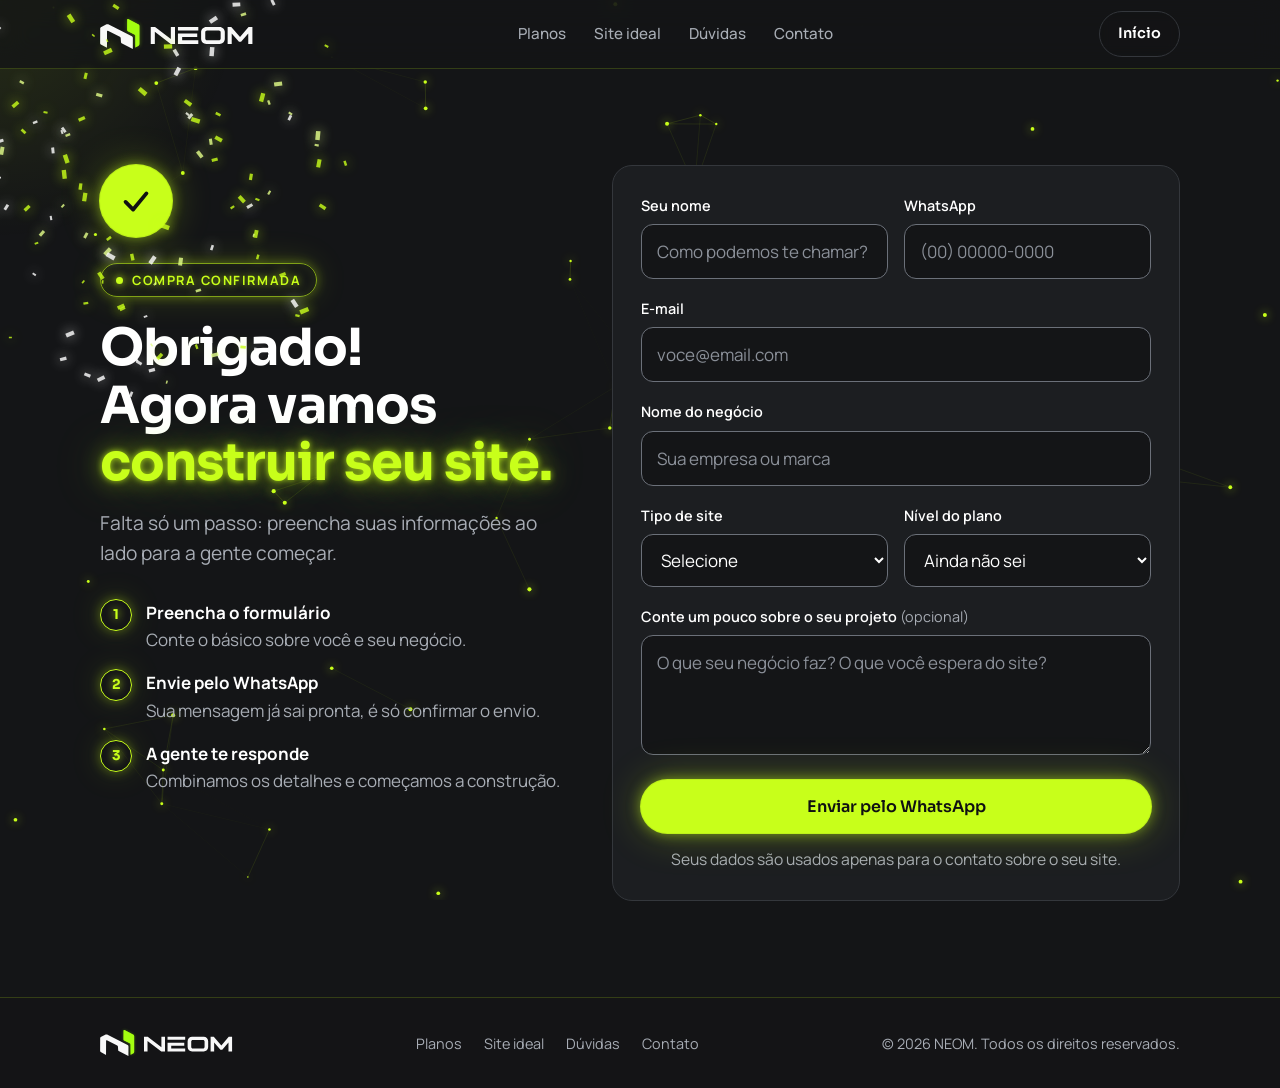
<file: obrigado.html>
<!DOCTYPE html>
<html lang="pt-BR">
<head>
  <meta charset="UTF-8">
  <meta name="viewport" content="width=device-width, initial-scale=1, viewport-fit=cover">
  <title>Obrigado! Vamos começar seu site — NEOM</title>
  <meta name="robots" content="noindex">
  <meta name="theme-color" content="#141517">
  <meta name="color-scheme" content="dark">
  <meta property="og:type" content="website">
  <meta property="og:locale" content="pt_BR">
  <meta property="og:site_name" content="NEOM">
  <meta property="og:title" content="Obrigado! Vamos começar seu site — NEOM">
  <meta property="og:description" content="Landing pages, sites institucionais e sites de catálogo sob medida para o seu negócio.">
  <meta name="twitter:card" content="summary_large_image">
  <!-- marca:inicio -->
  <meta property="og:image" content="https://neomfront.com/img/og.png">
  <meta property="og:image:width" content="1200">
  <meta property="og:image:height" content="630">
  <meta property="og:image:alt" content="NEOM — landing pages, sites institucionais e sites de catálogo sob medida">
  <link rel="apple-touch-icon" href="/img/apple-touch-icon.png">
  <link rel="manifest" href="/site.webmanifest">
  <!-- marca:fim -->
  <link rel="icon" href="favicon.svg" type="image/svg+xml">
  <link rel="preload" href="fonts/sora-latin.woff2" as="font" type="font/woff2" crossorigin>
  <script>document.documentElement.classList.add("js")</script>
  <link rel="stylesheet" href="style.css">
</head>
<body>
  <a class="skip" href="#conteudo">Pular para o conteúdo</a>
  <header class="nav">
    <div class="wrap nav-in">
      <a class="logo" href="index.html" aria-label="NEOM — início"><svg class="logo-svg" viewBox="0 0 1138 224" aria-hidden="true" focusable="false"><path fill="#F8F8F8" d="M48.76 39.62C52.21 37.86 57.79 37.86 61.24 39.61L238.37 129.57C242.31 131.57 245.48 136.78 245.46 141.19L245 224.83L161 180.42C158.8 179.25 156.88 176.3 156.7 173.82L154.48 142.3C154.23 138.72 151.42 134.51 148.21 132.9L59.2 88.18C55.5 86.32 52.48 88.17 52.47 92.31L52 214.84L6.28 190.15C3.36 188.57 1.01 184.61 1.02 181.3L1.48 69.69C1.49 66.38 3.89 62.47 6.85 60.97Z"/><path class="logo-v" fill="#A3FE10" d="M203.47 4.18C203.49 0.32 206.29 -1.38 209.73 0.38L287.77 40.49C291.21 42.26 294 46.83 294 50.69L294 189.3C294 193.44 291.06 198.42 287.43 200.42L264 213.34L263.54 125.81C263.52 121.67 260.5 116.8 256.8 114.93L208.8 90.73C205.6 89.12 203.01 84.9 203.03 81.31Z"/><path fill="#F8F8F8" fill-rule="evenodd" d="M379 59L411.17 59L529 149.49L529 59L560 59L560 186L528.33 186L409.5 95.01L409.5 186L379 186ZM582 59L734 59L734 85L582 85ZM582 109L726 109L726 135L613.5 135L613.5 159L734 159L734 186L582 186ZM755 97.5C755 76.24 772.24 59 793.5 59L893.5 59C914.76 59 932 76.24 932 97.5L932 147.5C932 168.76 914.76 186 893.5 186L793.5 186C772.24 186 755 168.76 755 147.5ZM786 98.75C786 91.43 791.93 85.5 799.25 85.5L887.75 85.5C895.07 85.5 901 91.43 901 98.75L901 145.75C901 153.07 895.07 159 887.75 159L799.25 159C791.93 159 786 153.07 786 145.75ZM953 59L980.23 59L1045.5 134.23L1109.27 59L1138 59L1138 186L1107 186L1107 107.84L1053.23 170L1037.77 170L983.5 107.83L983.5 186L953 186Z"/></svg></a>
      <nav id="menu" class="menu" aria-label="Principal">
        <a href="planos.html">Planos</a>
        <a href="site-ideal.html">Site ideal</a>
        <a href="duvidas.html">Dúvidas</a>
        <a href="obrigado.html?contato=duvida">Contato</a>
      </nav>
      <div class="nav-acoes">
        <a class="btn btn-ghost btn-sm" href="index.html">Início</a>
        <button class="menu-btn" type="button" aria-expanded="false" aria-controls="menu"><span class="sr-only">Menu</span><i aria-hidden="true"></i><i aria-hidden="true"></i></button>
      </div>
    </div>
  </header>

  <main id="conteudo" tabindex="-1">
    <section>
      <div class="wrap form-grid">
        <div>
          <!-- Modo padrão: cliente chegou da Kiwify depois de pagar -->
          <div data-modo="obrigado">
            <div class="check" aria-hidden="true"><svg viewBox="0 0 40 40"><path d="M9 21 L17 29 L31 12"/></svg></div>
            <span class="tag">Compra confirmada</span>
            <h1 style="font-size:clamp(2rem,5vw,3.2rem);margin-bottom:16px">Obrigado! Agora vamos <span class="lime">construir seu site.</span></h1>
            <p class="lead">Falta só um passo: preencha suas informações ao lado para a gente começar.</p>
          </div>
          <!-- Modo contato: cliente chegou pelo próprio site (?contato=...) -->
          <div data-modo="contato" hidden>
            <span class="tag">Contato</span>
            <h1 style="font-size:clamp(2rem,5vw,3.2rem);margin-bottom:16px">Vamos falar sobre o <span class="lime">seu site.</span></h1>
            <p class="lead">Preencha suas informações ao lado e fale direto com a gente pelo WhatsApp.</p>
          </div>

          <ol class="passos">
            <li><strong>Preencha o formulário</strong>Conte o básico sobre você e seu negócio.</li>
            <li><strong>Envie pelo WhatsApp</strong>Sua mensagem já sai pronta, é só confirmar o envio.</li>
            <li><strong>A gente te responde</strong>Combinamos os detalhes e começamos a construção.</li>
          </ol>
        </div>

        <form class="card" id="form-contato">
          <div class="dupla">
            <div class="campo">
              <label for="nome">Seu nome</label>
              <input id="nome" name="nome" type="text" autocomplete="name" placeholder="Como podemos te chamar?" required>
            </div>
            <div class="campo">
              <label for="telefone">WhatsApp</label>
              <input id="telefone" name="telefone" type="tel" inputmode="tel" autocomplete="tel" placeholder="(00) 00000-0000" maxlength="16" required aria-describedby="telefone-erro">
              <p class="campo-erro" id="telefone-erro" hidden>Informe o WhatsApp com DDD, por exemplo (83) 99999-8888.</p>
            </div>
          </div>
          <div class="campo">
            <label for="email">E-mail</label>
            <input id="email" name="email" type="email" autocomplete="email" placeholder="voce@email.com" required>
          </div>
          <div class="campo">
            <label for="negocio">Nome do negócio</label>
            <input id="negocio" name="negocio" type="text" autocomplete="organization" placeholder="Sua empresa ou marca" required>
          </div>
          <div class="dupla">
            <div class="campo">
              <label for="plano">Tipo de site</label>
              <select id="plano" name="plano" required>
                <option value="" disabled selected>Selecione</option>
                <option>Landing Page</option>
                <option>Site Institucional</option>
                <option>Site de Catálogo</option>
                <option>Ainda não sei</option>
              </select>
            </div>
            <div class="campo">
              <label for="nivel">Nível do plano</label>
              <select id="nivel" name="nivel">
                <option value="">Ainda não sei</option>
                <option>Básico</option>
                <option>Médio</option>
                <option>Premium</option>
              </select>
            </div>
          </div>
          <div class="campo">
            <label for="mensagem">Conte um pouco sobre o seu projeto <span style="color:var(--muted);font-weight:400">(opcional)</span></label>
            <textarea id="mensagem" name="mensagem" placeholder="O que seu negócio faz? O que você espera do site?"></textarea>
          </div>
          <button class="btn btn-lime btn-block" type="submit">Enviar pelo WhatsApp</button>
          <p class="form-nota" id="form-nota" aria-live="polite">Seus dados são usados apenas para o contato sobre o seu site.</p>
        </form>
      </div>
    </section>
  </main>

  <footer>
    <div class="wrap foot">
      <a class="logo" href="index.html" aria-label="NEOM — início"><svg class="logo-svg" viewBox="0 0 1138 224" aria-hidden="true" focusable="false"><path fill="#F8F8F8" d="M48.76 39.62C52.21 37.86 57.79 37.86 61.24 39.61L238.37 129.57C242.31 131.57 245.48 136.78 245.46 141.19L245 224.83L161 180.42C158.8 179.25 156.88 176.3 156.7 173.82L154.48 142.3C154.23 138.72 151.42 134.51 148.21 132.9L59.2 88.18C55.5 86.32 52.48 88.17 52.47 92.31L52 214.84L6.28 190.15C3.36 188.57 1.01 184.61 1.02 181.3L1.48 69.69C1.49 66.38 3.89 62.47 6.85 60.97Z"/><path class="logo-v" fill="#A3FE10" d="M203.47 4.18C203.49 0.32 206.29 -1.38 209.73 0.38L287.77 40.49C291.21 42.26 294 46.83 294 50.69L294 189.3C294 193.44 291.06 198.42 287.43 200.42L264 213.34L263.54 125.81C263.52 121.67 260.5 116.8 256.8 114.93L208.8 90.73C205.6 89.12 203.01 84.9 203.03 81.31Z"/><path fill="#F8F8F8" fill-rule="evenodd" d="M379 59L411.17 59L529 149.49L529 59L560 59L560 186L528.33 186L409.5 95.01L409.5 186L379 186ZM582 59L734 59L734 85L582 85ZM582 109L726 109L726 135L613.5 135L613.5 159L734 159L734 186L582 186ZM755 97.5C755 76.24 772.24 59 793.5 59L893.5 59C914.76 59 932 76.24 932 97.5L932 147.5C932 168.76 914.76 186 893.5 186L793.5 186C772.24 186 755 168.76 755 147.5ZM786 98.75C786 91.43 791.93 85.5 799.25 85.5L887.75 85.5C895.07 85.5 901 91.43 901 98.75L901 145.75C901 153.07 895.07 159 887.75 159L799.25 159C791.93 159 786 153.07 786 145.75ZM953 59L980.23 59L1045.5 134.23L1109.27 59L1138 59L1138 186L1107 186L1107 107.84L1053.23 170L1037.77 170L983.5 107.83L983.5 186L953 186Z"/></svg></a>
      <nav aria-label="Rodapé">
        <a href="planos.html">Planos</a>
        <a href="site-ideal.html">Site ideal</a>
        <a href="duvidas.html">Dúvidas</a>
        <a href="obrigado.html?contato=duvida">Contato</a>
      </nav>
      <span>© 2026 NEOM. Todos os direitos reservados.</span>
    </div>
  </footer>
  <script src="script.js"></script>
</body>
</html>
</file>
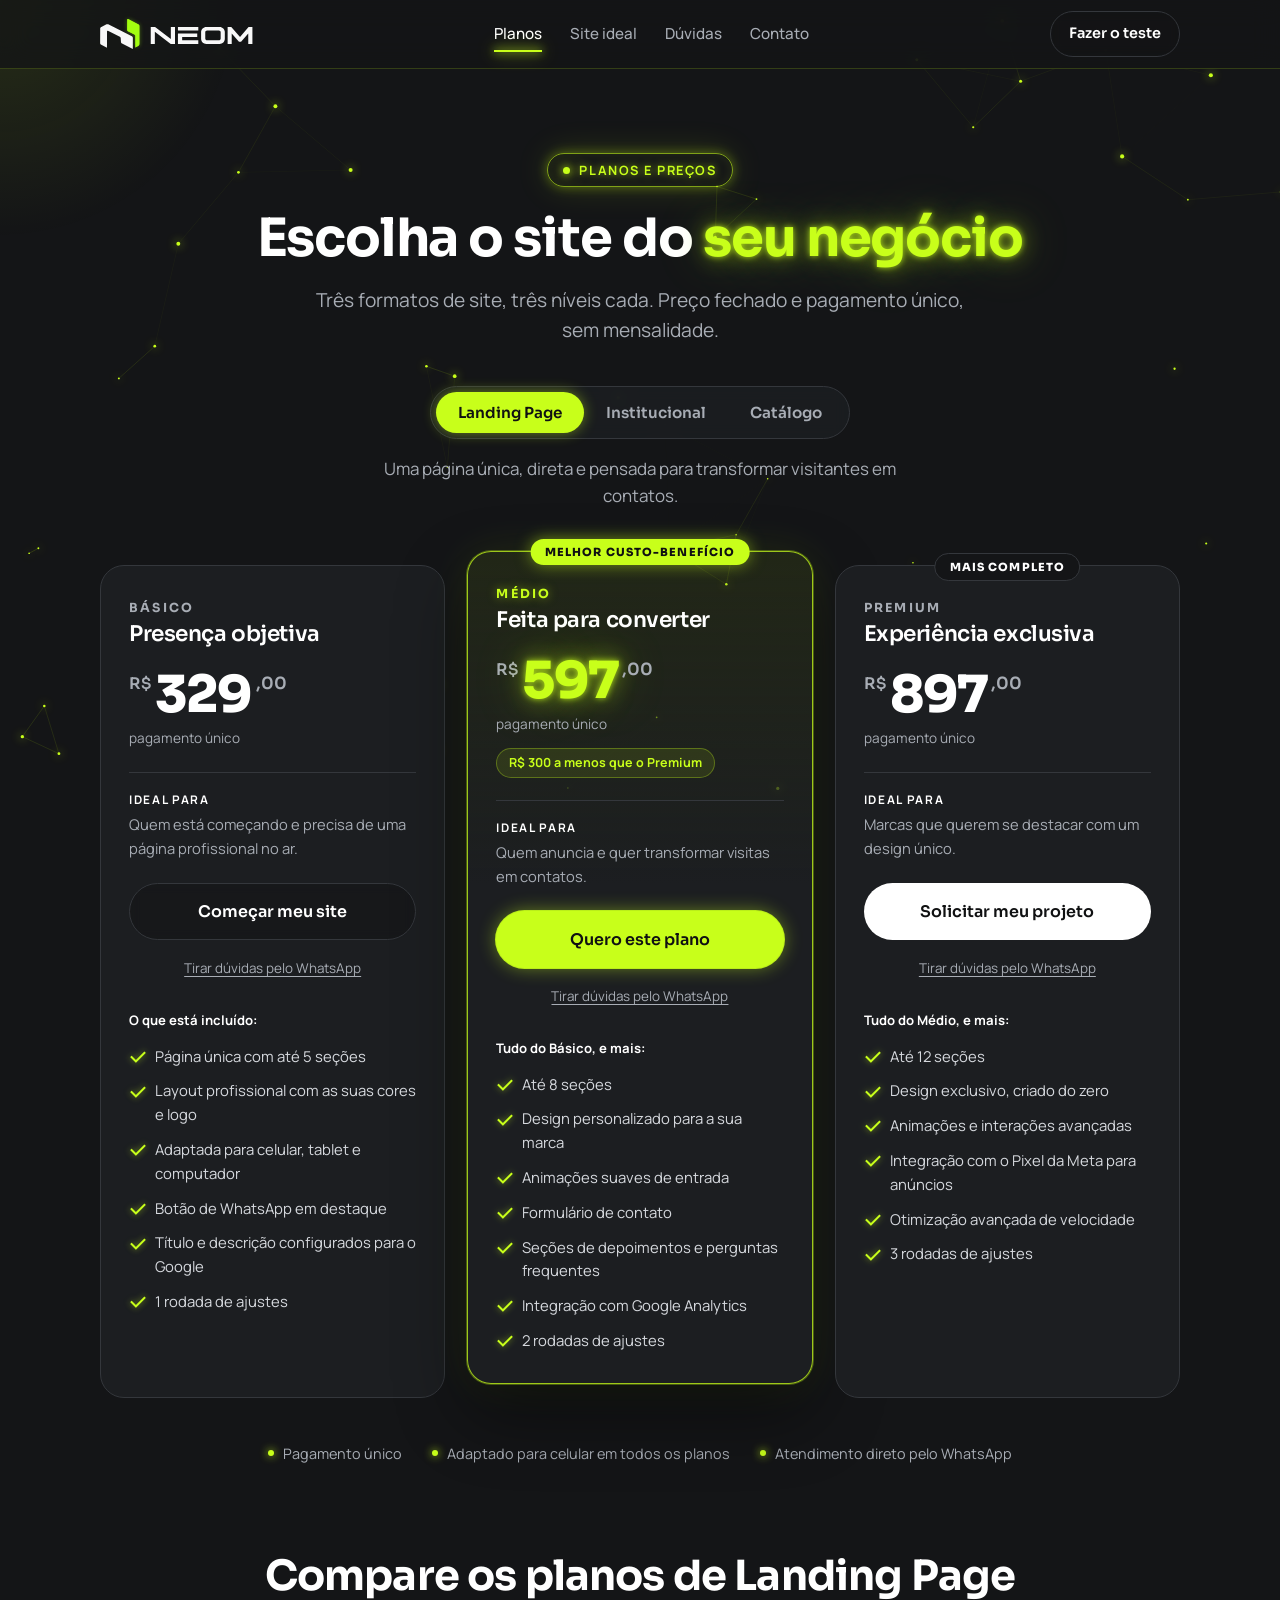
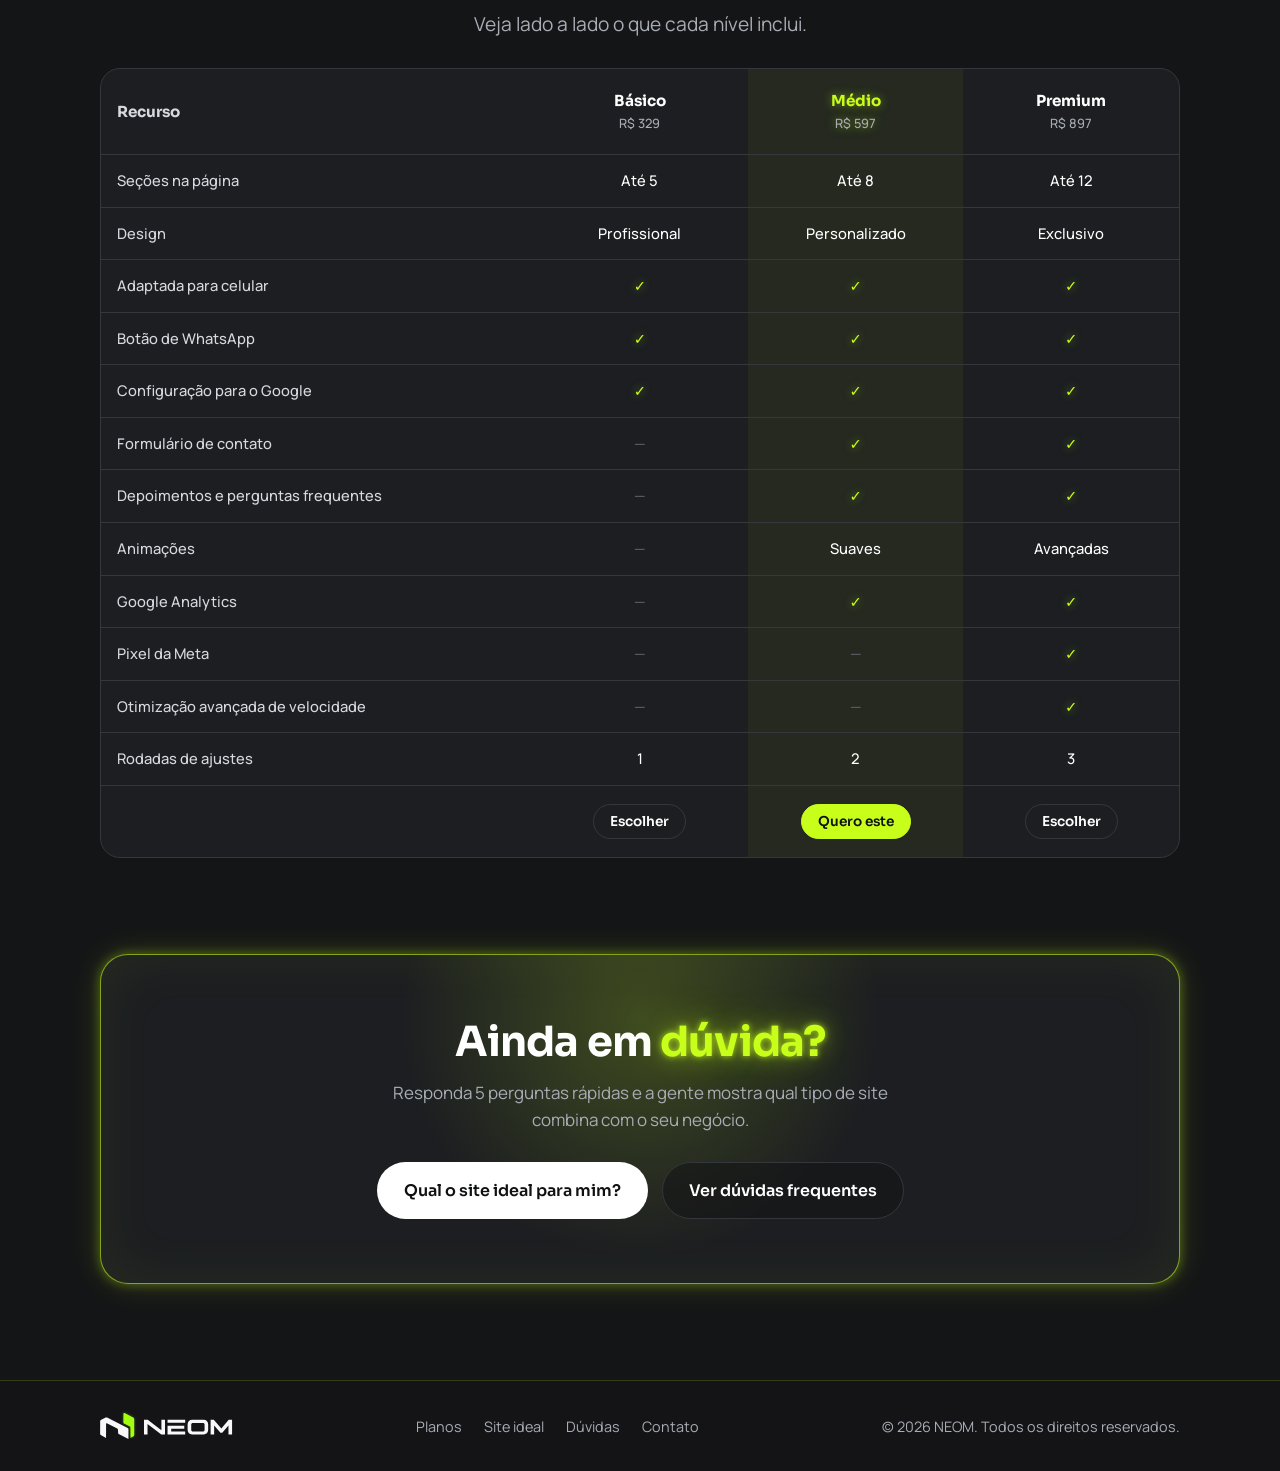
<file: planos.html>
<!DOCTYPE html>
<html lang="pt-BR">
<head>
  <meta charset="UTF-8">
  <meta name="viewport" content="width=device-width, initial-scale=1, viewport-fit=cover">
  <title>Planos e preços — NEOM</title>
  <meta name="description" content="Landing Page a partir de R$ 329, Site Institucional a partir de R$ 997 e Site de Catálogo a partir de R$ 1.997. Compare os planos Básico, Médio e Premium da NEOM.">
  <meta name="theme-color" content="#141517">
  <meta name="color-scheme" content="dark">
  <meta property="og:type" content="website">
  <meta property="og:locale" content="pt_BR">
  <meta property="og:site_name" content="NEOM">
  <meta property="og:title" content="Planos e preços — NEOM">
  <meta property="og:description" content="Landing Page a partir de R$ 329, Site Institucional a partir de R$ 997 e Site de Catálogo a partir de R$ 1.997. Compare os planos Básico, Médio e Premium da NEOM.">
  <meta name="twitter:card" content="summary_large_image">
  <!-- marca:inicio -->
  <link rel="canonical" href="https://neomfront.com/planos.html">
  <meta property="og:url" content="https://neomfront.com/planos.html">
  <meta property="og:image" content="https://neomfront.com/img/og.png">
  <meta property="og:image:width" content="1200">
  <meta property="og:image:height" content="630">
  <meta property="og:image:alt" content="NEOM — landing pages, sites institucionais e sites de catálogo sob medida">
  <link rel="apple-touch-icon" href="/img/apple-touch-icon.png">
  <link rel="manifest" href="/site.webmanifest">
  <!-- marca:fim -->
  <link rel="icon" href="favicon.svg" type="image/svg+xml">
  <link rel="preload" href="fonts/sora-latin.woff2" as="font" type="font/woff2" crossorigin>
  <script>document.documentElement.classList.add("js")</script>
  <link rel="stylesheet" href="style.css">
</head>
<body>
  <a class="skip" href="#conteudo">Pular para o conteúdo</a>
  <header class="nav">
    <div class="wrap nav-in">
      <a class="logo" href="index.html" aria-label="NEOM — início"><svg class="logo-svg" viewBox="0 0 1138 224" aria-hidden="true" focusable="false"><path fill="#F8F8F8" d="M48.76 39.62C52.21 37.86 57.79 37.86 61.24 39.61L238.37 129.57C242.31 131.57 245.48 136.78 245.46 141.19L245 224.83L161 180.42C158.8 179.25 156.88 176.3 156.7 173.82L154.48 142.3C154.23 138.72 151.42 134.51 148.21 132.9L59.2 88.18C55.5 86.32 52.48 88.17 52.47 92.31L52 214.84L6.28 190.15C3.36 188.57 1.01 184.61 1.02 181.3L1.48 69.69C1.49 66.38 3.89 62.47 6.85 60.97Z"/><path class="logo-v" fill="#A3FE10" d="M203.47 4.18C203.49 0.32 206.29 -1.38 209.73 0.38L287.77 40.49C291.21 42.26 294 46.83 294 50.69L294 189.3C294 193.44 291.06 198.42 287.43 200.42L264 213.34L263.54 125.81C263.52 121.67 260.5 116.8 256.8 114.93L208.8 90.73C205.6 89.12 203.01 84.9 203.03 81.31Z"/><path fill="#F8F8F8" fill-rule="evenodd" d="M379 59L411.17 59L529 149.49L529 59L560 59L560 186L528.33 186L409.5 95.01L409.5 186L379 186ZM582 59L734 59L734 85L582 85ZM582 109L726 109L726 135L613.5 135L613.5 159L734 159L734 186L582 186ZM755 97.5C755 76.24 772.24 59 793.5 59L893.5 59C914.76 59 932 76.24 932 97.5L932 147.5C932 168.76 914.76 186 893.5 186L793.5 186C772.24 186 755 168.76 755 147.5ZM786 98.75C786 91.43 791.93 85.5 799.25 85.5L887.75 85.5C895.07 85.5 901 91.43 901 98.75L901 145.75C901 153.07 895.07 159 887.75 159L799.25 159C791.93 159 786 153.07 786 145.75ZM953 59L980.23 59L1045.5 134.23L1109.27 59L1138 59L1138 186L1107 186L1107 107.84L1053.23 170L1037.77 170L983.5 107.83L983.5 186L953 186Z"/></svg></a>
      <nav id="menu" class="menu" aria-label="Principal">
        <a href="planos.html" aria-current="page">Planos</a>
        <a href="site-ideal.html">Site ideal</a>
        <a href="duvidas.html">Dúvidas</a>
        <a href="obrigado.html?contato=duvida">Contato</a>
      </nav>
      <div class="nav-acoes">
        <a class="btn btn-ghost btn-sm" href="site-ideal.html">Fazer o teste</a>
        <button class="menu-btn" type="button" aria-expanded="false" aria-controls="menu"><span class="sr-only">Menu</span><i aria-hidden="true"></i><i aria-hidden="true"></i></button>
      </div>
    </div>
  </header>

  <main id="conteudo" tabindex="-1">
    <div class="wrap page-head" style="text-align:center">
      <span class="tag">Planos e preços</span>
      <h1>Escolha o site do <span class="lime">seu negócio</span></h1>
      <p class="lead" style="margin:0 auto">Três formatos de site, três níveis cada. Preço fechado e pagamento único, sem mensalidade.</p>
    </div>

    <section class="precos-sec">
      <div class="wrap">
        <div class="cat-tabs-wrap">
          <div class="cat-tabs" role="tablist" aria-label="Tipo de site">
            <span class="cat-ind" aria-hidden="true"></span>
            <button class="cat-tab" type="button" role="tab" id="tab-landing" data-cat="landing" aria-controls="precos">Landing Page</button>
            <button class="cat-tab" type="button" role="tab" id="tab-institucional" data-cat="institucional" aria-controls="precos">Institucional</button>
            <button class="cat-tab" type="button" role="tab" id="tab-catalogo" data-cat="catalogo" aria-controls="precos">Catálogo</button>
          </div>
          <p id="cat-intro"></p>
        </div>

        <div class="tiers" id="precos" role="tabpanel" aria-labelledby="tab-landing" aria-describedby="cat-intro">
          <noscript>
            <p>Landing Page: Básico R$ 329,00 · Médio R$ 597,00 · Premium R$ 897,00</p>
            <p>Site Institucional: Básico R$ 997,00 · Médio R$ 1.497,00 · Premium R$ 1.897,00</p>
            <p>Site de Catálogo: Básico R$ 1.997,00 · Médio R$ 2.397,00 · Premium R$ 2.799,00</p>
          </noscript>
        </div>

        <ul class="precos-garantias">
          <li>Pagamento único</li>
          <li>Adaptado para celular em todos os planos</li>
          <li>Atendimento direto pelo WhatsApp</li>
        </ul>

        <div class="cmp-head">
          <h2 id="cmp-titulo">Compare os planos</h2>
          <p class="lead" style="margin:10px auto 0">Veja lado a lado o que cada nível inclui.</p>
        </div>
        <div class="cmp-wrap" id="comparar"></div>
      </div>
    </section>

    <section style="padding-top:0">
      <div class="wrap">
        <div class="cta-box">
          <h2>Ainda em <span class="lime">dúvida?</span></h2>
          <p>Responda 5 perguntas rápidas e a gente mostra qual tipo de site combina com o seu negócio.</p>
          <div class="hero-actions">
            <a class="btn btn-white" href="site-ideal.html">Qual o site ideal para mim?</a>
            <a class="btn btn-ghost" href="duvidas.html">Ver dúvidas frequentes</a>
          </div>
        </div>
      </div>
    </section>
  </main>

  <footer>
    <div class="wrap foot">
      <a class="logo" href="index.html" aria-label="NEOM — início"><svg class="logo-svg" viewBox="0 0 1138 224" aria-hidden="true" focusable="false"><path fill="#F8F8F8" d="M48.76 39.62C52.21 37.86 57.79 37.86 61.24 39.61L238.37 129.57C242.31 131.57 245.48 136.78 245.46 141.19L245 224.83L161 180.42C158.8 179.25 156.88 176.3 156.7 173.82L154.48 142.3C154.23 138.72 151.42 134.51 148.21 132.9L59.2 88.18C55.5 86.32 52.48 88.17 52.47 92.31L52 214.84L6.28 190.15C3.36 188.57 1.01 184.61 1.02 181.3L1.48 69.69C1.49 66.38 3.89 62.47 6.85 60.97Z"/><path class="logo-v" fill="#A3FE10" d="M203.47 4.18C203.49 0.32 206.29 -1.38 209.73 0.38L287.77 40.49C291.21 42.26 294 46.83 294 50.69L294 189.3C294 193.44 291.06 198.42 287.43 200.42L264 213.34L263.54 125.81C263.52 121.67 260.5 116.8 256.8 114.93L208.8 90.73C205.6 89.12 203.01 84.9 203.03 81.31Z"/><path fill="#F8F8F8" fill-rule="evenodd" d="M379 59L411.17 59L529 149.49L529 59L560 59L560 186L528.33 186L409.5 95.01L409.5 186L379 186ZM582 59L734 59L734 85L582 85ZM582 109L726 109L726 135L613.5 135L613.5 159L734 159L734 186L582 186ZM755 97.5C755 76.24 772.24 59 793.5 59L893.5 59C914.76 59 932 76.24 932 97.5L932 147.5C932 168.76 914.76 186 893.5 186L793.5 186C772.24 186 755 168.76 755 147.5ZM786 98.75C786 91.43 791.93 85.5 799.25 85.5L887.75 85.5C895.07 85.5 901 91.43 901 98.75L901 145.75C901 153.07 895.07 159 887.75 159L799.25 159C791.93 159 786 153.07 786 145.75ZM953 59L980.23 59L1045.5 134.23L1109.27 59L1138 59L1138 186L1107 186L1107 107.84L1053.23 170L1037.77 170L983.5 107.83L983.5 186L953 186Z"/></svg></a>
      <nav aria-label="Rodapé">
        <a href="planos.html">Planos</a>
        <a href="site-ideal.html">Site ideal</a>
        <a href="duvidas.html">Dúvidas</a>
        <a href="obrigado.html?contato=duvida">Contato</a>
      </nav>
      <span>© 2026 NEOM. Todos os direitos reservados.</span>
    </div>
  </footer>
  <script src="script.js"></script>
</body>
</html>
</file>
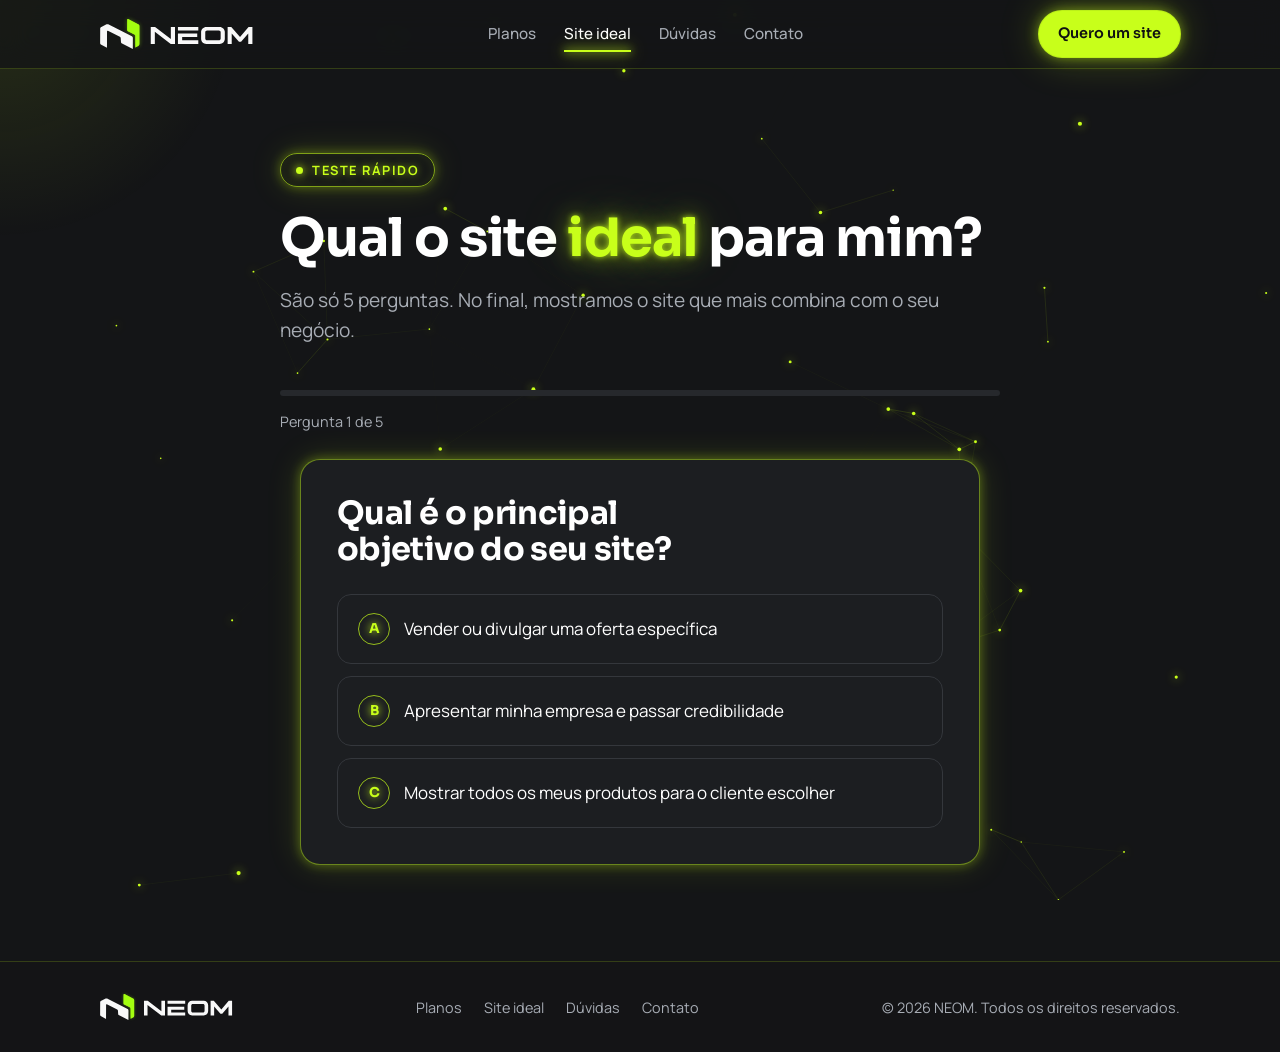
<file: site-ideal.html>
<!DOCTYPE html>
<html lang="pt-BR">
<head>
  <meta charset="UTF-8">
  <meta name="viewport" content="width=device-width, initial-scale=1, viewport-fit=cover">
  <title>Qual o site ideal para mim? — NEOM</title>
  <meta name="description" content="Responda 5 perguntas rápidas e descubra qual tipo de site combina com o seu negócio.">
  <meta name="theme-color" content="#141517">
  <meta name="color-scheme" content="dark">
  <meta property="og:type" content="website">
  <meta property="og:locale" content="pt_BR">
  <meta property="og:site_name" content="NEOM">
  <meta property="og:title" content="Qual o site ideal para mim? — NEOM">
  <meta property="og:description" content="Responda 5 perguntas rápidas e descubra qual tipo de site combina com o seu negócio.">
  <meta name="twitter:card" content="summary_large_image">
  <!-- marca:inicio -->
  <link rel="canonical" href="https://neomfront.com/site-ideal.html">
  <meta property="og:url" content="https://neomfront.com/site-ideal.html">
  <meta property="og:image" content="https://neomfront.com/img/og.png">
  <meta property="og:image:width" content="1200">
  <meta property="og:image:height" content="630">
  <meta property="og:image:alt" content="NEOM — landing pages, sites institucionais e sites de catálogo sob medida">
  <link rel="apple-touch-icon" href="/img/apple-touch-icon.png">
  <link rel="manifest" href="/site.webmanifest">
  <!-- marca:fim -->
  <link rel="icon" href="favicon.svg" type="image/svg+xml">
  <link rel="preload" href="fonts/sora-latin.woff2" as="font" type="font/woff2" crossorigin>
  <script>document.documentElement.classList.add("js")</script>
  <link rel="stylesheet" href="style.css">
</head>
<body>
  <a class="skip" href="#conteudo">Pular para o conteúdo</a>
  <header class="nav">
    <div class="wrap nav-in">
      <a class="logo" href="index.html" aria-label="NEOM — início"><svg class="logo-svg" viewBox="0 0 1138 224" aria-hidden="true" focusable="false"><path fill="#F8F8F8" d="M48.76 39.62C52.21 37.86 57.79 37.86 61.24 39.61L238.37 129.57C242.31 131.57 245.48 136.78 245.46 141.19L245 224.83L161 180.42C158.8 179.25 156.88 176.3 156.7 173.82L154.48 142.3C154.23 138.72 151.42 134.51 148.21 132.9L59.2 88.18C55.5 86.32 52.48 88.17 52.47 92.31L52 214.84L6.28 190.15C3.36 188.57 1.01 184.61 1.02 181.3L1.48 69.69C1.49 66.38 3.89 62.47 6.85 60.97Z"/><path class="logo-v" fill="#A3FE10" d="M203.47 4.18C203.49 0.32 206.29 -1.38 209.73 0.38L287.77 40.49C291.21 42.26 294 46.83 294 50.69L294 189.3C294 193.44 291.06 198.42 287.43 200.42L264 213.34L263.54 125.81C263.52 121.67 260.5 116.8 256.8 114.93L208.8 90.73C205.6 89.12 203.01 84.9 203.03 81.31Z"/><path fill="#F8F8F8" fill-rule="evenodd" d="M379 59L411.17 59L529 149.49L529 59L560 59L560 186L528.33 186L409.5 95.01L409.5 186L379 186ZM582 59L734 59L734 85L582 85ZM582 109L726 109L726 135L613.5 135L613.5 159L734 159L734 186L582 186ZM755 97.5C755 76.24 772.24 59 793.5 59L893.5 59C914.76 59 932 76.24 932 97.5L932 147.5C932 168.76 914.76 186 893.5 186L793.5 186C772.24 186 755 168.76 755 147.5ZM786 98.75C786 91.43 791.93 85.5 799.25 85.5L887.75 85.5C895.07 85.5 901 91.43 901 98.75L901 145.75C901 153.07 895.07 159 887.75 159L799.25 159C791.93 159 786 153.07 786 145.75ZM953 59L980.23 59L1045.5 134.23L1109.27 59L1138 59L1138 186L1107 186L1107 107.84L1053.23 170L1037.77 170L983.5 107.83L983.5 186L953 186Z"/></svg></a>
      <nav id="menu" class="menu" aria-label="Principal">
        <a href="planos.html">Planos</a>
        <a href="site-ideal.html" aria-current="page">Site ideal</a>
        <a href="duvidas.html">Dúvidas</a>
        <a href="obrigado.html?contato=duvida">Contato</a>
      </nav>
      <div class="nav-acoes">
        <a class="btn btn-lime btn-sm" href="planos.html">Quero um site</a>
        <button class="menu-btn" type="button" aria-expanded="false" aria-controls="menu"><span class="sr-only">Menu</span><i aria-hidden="true"></i><i aria-hidden="true"></i></button>
      </div>
    </div>
  </header>

  <main id="conteudo" tabindex="-1">
    <div class="wrap page-head">
      <div class="quiz">
        <span class="tag">Teste rápido</span>
        <h1>Qual o site <span class="lime">ideal</span> para mim?</h1>
        <p class="lead">São só 5 perguntas. No final, mostramos o site que mais combina com o seu negócio.</p>
      </div>
    </div>

    <section style="padding-top:44px">
      <div class="wrap">
        <div class="quiz" id="quiz">
          <noscript><p>Ative o JavaScript do navegador para fazer o teste, ou veja <a class="lime" href="planos.html">todos os planos</a>.</p></noscript>
        </div>
      </div>
    </section>
  </main>

  <footer>
    <div class="wrap foot">
      <a class="logo" href="index.html" aria-label="NEOM — início"><svg class="logo-svg" viewBox="0 0 1138 224" aria-hidden="true" focusable="false"><path fill="#F8F8F8" d="M48.76 39.62C52.21 37.86 57.79 37.86 61.24 39.61L238.37 129.57C242.31 131.57 245.48 136.78 245.46 141.19L245 224.83L161 180.42C158.8 179.25 156.88 176.3 156.7 173.82L154.48 142.3C154.23 138.72 151.42 134.51 148.21 132.9L59.2 88.18C55.5 86.32 52.48 88.17 52.47 92.31L52 214.84L6.28 190.15C3.36 188.57 1.01 184.61 1.02 181.3L1.48 69.69C1.49 66.38 3.89 62.47 6.85 60.97Z"/><path class="logo-v" fill="#A3FE10" d="M203.47 4.18C203.49 0.32 206.29 -1.38 209.73 0.38L287.77 40.49C291.21 42.26 294 46.83 294 50.69L294 189.3C294 193.44 291.06 198.42 287.43 200.42L264 213.34L263.54 125.81C263.52 121.67 260.5 116.8 256.8 114.93L208.8 90.73C205.6 89.12 203.01 84.9 203.03 81.31Z"/><path fill="#F8F8F8" fill-rule="evenodd" d="M379 59L411.17 59L529 149.49L529 59L560 59L560 186L528.33 186L409.5 95.01L409.5 186L379 186ZM582 59L734 59L734 85L582 85ZM582 109L726 109L726 135L613.5 135L613.5 159L734 159L734 186L582 186ZM755 97.5C755 76.24 772.24 59 793.5 59L893.5 59C914.76 59 932 76.24 932 97.5L932 147.5C932 168.76 914.76 186 893.5 186L793.5 186C772.24 186 755 168.76 755 147.5ZM786 98.75C786 91.43 791.93 85.5 799.25 85.5L887.75 85.5C895.07 85.5 901 91.43 901 98.75L901 145.75C901 153.07 895.07 159 887.75 159L799.25 159C791.93 159 786 153.07 786 145.75ZM953 59L980.23 59L1045.5 134.23L1109.27 59L1138 59L1138 186L1107 186L1107 107.84L1053.23 170L1037.77 170L983.5 107.83L983.5 186L953 186Z"/></svg></a>
      <nav aria-label="Rodapé">
        <a href="planos.html">Planos</a>
        <a href="site-ideal.html">Site ideal</a>
        <a href="duvidas.html">Dúvidas</a>
        <a href="obrigado.html?contato=duvida">Contato</a>
      </nav>
      <span>© 2026 NEOM. Todos os direitos reservados.</span>
    </div>
  </footer>
  <script src="script.js"></script>
</body>
</html>
</file>
<file: style.css>
/* NEOM — estilo global (neon edition) */

/* Fontes auto-hospedadas (subconjunto latino, cobre o português). Licença OFL em fonts/. */
@font-face { font-family: "Manrope"; font-style: normal; font-weight: 400 700; font-display: swap; src: url("fonts/manrope-latin.woff2") format("woff2"); unicode-range: U+0000-00FF, U+0131, U+0152-0153, U+02BB-02BC, U+02C6, U+02DA, U+02DC, U+0304, U+0308, U+0329, U+2000-206F, U+20AC, U+2122, U+2191, U+2193, U+2212, U+2215, U+FEFF, U+FFFD; }
@font-face { font-family: "Sora"; font-style: normal; font-weight: 500 800; font-display: swap; src: url("fonts/sora-latin.woff2") format("woff2"); unicode-range: U+0000-00FF, U+0131, U+0152-0153, U+02BB-02BC, U+02C6, U+02DA, U+02DC, U+0304, U+0308, U+0329, U+2000-206F, U+20AC, U+2122, U+2191, U+2193, U+2212, U+2215, U+FEFF, U+FFFD; }

:root {
  color-scheme: dark;
  --bg: #141517;
  --surface: #1c1e21;
  --surface-2: #26282c;
  --line: #34373c;
  --line-strong: #6b7079; /* bordas de campo: 3,7:1 sobre o fundo (WCAG 1.4.11) */
  --erro: #ff7a7a;
  --text: #ffffff;
  --muted: #a8adb5;
  --lime: #c8ff1a;
  --lime-rgb: 200, 255, 26;
  --ink: #101112;
  --radius: 20px;
  --font-title: "Sora", system-ui, sans-serif;
  --font-body: "Manrope", system-ui, sans-serif;
  --ease: cubic-bezier(.2, .7, .2, 1);

  /* Neon */
  --glow-text: 0 0 6px rgba(var(--lime-rgb), .8), 0 0 22px rgba(var(--lime-rgb), .5), 0 0 54px rgba(var(--lime-rgb), .3);
  --glow-box: 0 0 0 1px rgba(var(--lime-rgb), .9), 0 0 14px rgba(var(--lime-rgb), .55), 0 0 40px rgba(var(--lime-rgb), .28);
  --glow-soft: 0 0 12px rgba(var(--lime-rgb), .35), 0 0 34px rgba(var(--lime-rgb), .15);
}

* { box-sizing: border-box; margin: 0; padding: 0; }
html { scroll-behavior: smooth; }
body {
  background: var(--bg);
  color: var(--text);
  font-family: var(--font-body);
  font-size: 17px;
  line-height: 1.6;
  min-height: 100vh;
  display: flex;
  flex-direction: column;
  -webkit-font-smoothing: antialiased;
  overflow-x: hidden;
}
body.leaving { animation: pageOut .25s ease forwards; }
main, footer { position: relative; z-index: 1; }
main { flex: 1; }
a { color: inherit; text-decoration: none; }
.wrap { width: 100%; max-width: 1120px; margin: 0 auto; padding: 0 20px; }
[hidden] { display: none !important; }
::selection { background: var(--lime); color: var(--ink); }

h1, h2, h3 { font-family: var(--font-title); line-height: 1.12; letter-spacing: -0.02em; text-wrap: balance; }
h1 { font-size: clamp(2.3rem, 6vw, 4.2rem); font-weight: 700; }
h2 { font-size: clamp(1.7rem, 4vw, 2.6rem); font-weight: 700; }
h3 { font-size: 1.2rem; font-weight: 600; }
p.lead { color: var(--muted); font-size: clamp(1.05rem, 2vw, 1.2rem); max-width: 56ch; }

/* Tudo que é verde limão brilha */
.lime { color: var(--lime); text-shadow: var(--glow-text); }

/* Camadas globais (injetadas por JS) */
.bg-fx { position: fixed; inset: 0; z-index: 0; pointer-events: none; }
.cursor-glow {
  position: fixed; left: 0; top: 0; width: 520px; height: 520px; margin: -260px 0 0 -260px; z-index: 0; pointer-events: none;
  background: radial-gradient(circle, rgba(var(--lime-rgb), .11), transparent 65%);
  will-change: transform;
}
.scroll-bar {
  position: fixed; top: 0; left: 0; right: 0; height: 3px; z-index: 50; transform-origin: 0 50%; transform: scaleX(0);
  background: var(--lime); box-shadow: 0 0 10px var(--lime), 0 0 24px rgba(var(--lime-rgb), .7);
}

/* Revelar ao rolar */
.js .reveal { opacity: 0; }
.js .reveal.in { animation: revealUp .9s var(--ease) both; animation-delay: var(--d, 0s); }
/* Primeira dobra: anima por CSS assim que a página pinta, sem esperar o JavaScript (melhora FCP/LCP) */
.hero .tag, .hero h1, .hero .lead, .hero .hero-actions, .page-head .tag, .page-head h1, .page-head .lead { animation: heroIn .8s var(--ease) both; }
.hero h1, .page-head h1 { animation-delay: .08s; }
.hero .lead, .page-head .lead { animation-delay: .16s; }
.hero .hero-actions { animation-delay: .24s; }
@keyframes heroIn { from { opacity: .01; translate: 0 26px; } to { opacity: 1; translate: 0 0; } }

/* Tag */
.tag {
  display: inline-flex; align-items: center; gap: 9px;
  font-size: .8rem; font-weight: 700; letter-spacing: .12em; text-transform: uppercase;
  color: var(--lime); text-shadow: 0 0 8px rgba(var(--lime-rgb), .8);
  border: 1px solid rgba(var(--lime-rgb), .6); border-radius: 999px;
  padding: 6px 15px; margin-bottom: 22px;
  box-shadow: var(--glow-soft), inset 0 0 14px rgba(var(--lime-rgb), .1);
}
.tag::before { content: ""; width: 7px; height: 7px; border-radius: 50%; background: var(--lime); box-shadow: 0 0 8px var(--lime), 0 0 18px var(--lime); animation: pulseDot 1.8s ease-in-out infinite; }

/* Botões */
.btn {
  position: relative; overflow: hidden; isolation: isolate;
  display: inline-flex; align-items: center; justify-content: center; gap: 10px;
  font-family: var(--font-title); font-weight: 600; font-size: 1rem;
  padding: 15px 26px; border-radius: 999px; border: 1.5px solid transparent;
  cursor: pointer; text-align: center;
  translate: var(--tx, 0) var(--ty, 0);
  transition: transform .2s var(--ease), background .2s, border-color .2s, color .2s, box-shadow .25s, text-shadow .25s;
}
.btn:hover { transform: translateY(-3px); }
.btn:active { transform: translateY(0) scale(.98); }
.btn::after { /* brilho que varre o botão */
  content: ""; position: absolute; inset: 0; z-index: -1; transform: translateX(-120%) skewX(-20deg);
  background: linear-gradient(90deg, transparent, rgba(255, 255, 255, .55), transparent);
}
.btn:hover::after { animation: sweep .7s ease; }
:focus-visible { outline: 2px solid var(--lime); outline-offset: 3px; box-shadow: var(--glow-soft); }

.btn-lime { background: var(--lime); color: var(--ink); box-shadow: var(--glow-box); animation: breathe 2.6s ease-in-out infinite; }
.btn-lime:hover { background: #d8ff55; box-shadow: 0 0 0 1px #e4ff8a, 0 0 22px rgba(var(--lime-rgb), .9), 0 0 60px rgba(var(--lime-rgb), .55); animation: none; }
.btn-white { background: var(--text); color: var(--ink); }
.btn-white:hover { box-shadow: 0 0 24px rgba(255, 255, 255, .35); }
.btn-ghost { border-color: var(--line); color: var(--text); background: rgba(20, 21, 23, .6); backdrop-filter: blur(6px); }
.btn-ghost:hover { border-color: var(--lime); color: var(--lime); text-shadow: 0 0 10px rgba(var(--lime-rgb), .8); box-shadow: var(--glow-box); }
.btn-whats { border-color: rgba(var(--lime-rgb), .6); color: var(--lime); text-shadow: 0 0 10px rgba(var(--lime-rgb), .7); box-shadow: var(--glow-soft); }
.btn-whats::before { content: ""; width: 9px; height: 9px; border-radius: 50%; background: var(--lime); box-shadow: 0 0 8px var(--lime), 0 0 16px var(--lime); animation: pulseDot 1.8s ease-in-out infinite; }
.btn-whats:hover { background: var(--lime); color: var(--ink); text-shadow: none; }
.btn-whats:hover::before { background: var(--ink); box-shadow: none; }
.btn-sm { padding: 10px 18px; font-size: .9rem; }
.btn-block { width: 100%; }

/* Navegação */
.nav { position: sticky; top: 0; z-index: 10; background: rgba(20, 21, 23, .78); backdrop-filter: blur(14px); border-bottom: 1px solid rgba(var(--lime-rgb), .18); }
.nav-in { display: flex; align-items: center; justify-content: space-between; gap: 20px; height: 68px; }
/* Logo (SVG inline): o verde do símbolo recebe o brilho neon */
.logo { display: block; flex: none; line-height: 0; }
.logo-svg { display: block; height: 30px; width: auto; overflow: visible; }
.logo-v { filter: drop-shadow(0 0 5px rgba(163, 254, 16, .75)) drop-shadow(0 0 16px rgba(163, 254, 16, .35)); }
footer .logo-svg { height: 26px; }
.nav nav { display: flex; gap: 28px; font-size: .95rem; color: var(--muted); font-weight: 500; }
.nav nav a { position: relative; padding: 4px 0; transition: color .2s; }
.nav nav a::after { content: ""; position: absolute; left: 0; right: 0; bottom: -2px; height: 2px; background: var(--lime); box-shadow: 0 0 8px var(--lime), 0 0 18px var(--lime); transform: scaleX(0); transition: transform .3s var(--ease); }
.nav nav a:hover, .nav nav a[aria-current="page"] { color: var(--text); }
.nav nav a:hover::after, .nav nav a[aria-current="page"]::after { transform: scaleX(1); }
.nav-acoes { display: flex; align-items: center; gap: 10px; }

/* Link "pular para o conteúdo": aparece só ao receber foco pelo teclado */
.skip { position: fixed; left: 16px; top: -80px; z-index: 60; background: var(--lime); color: var(--ink); font: 700 .95rem var(--font-title); padding: 12px 18px; border-radius: 12px; transition: top .2s var(--ease); }
.skip:focus { top: 12px; }
main:focus { outline: none; }

/* Menu do celular */
.menu-btn { display: none; width: 44px; height: 44px; flex: none; border-radius: 12px; border: 1px solid var(--line-strong); background: rgba(20, 21, 23, .6); cursor: pointer; place-content: center; gap: 6px; }
.menu-btn i { display: block; width: 20px; height: 2px; border-radius: 2px; background: var(--text); transition: transform .3s var(--ease), background .2s; }
.menu-btn[aria-expanded="true"] { border-color: var(--lime); }
.menu-btn[aria-expanded="true"] i { background: var(--lime); }
.menu-btn[aria-expanded="true"] i:first-of-type { transform: translateY(4px) rotate(45deg); }
.menu-btn[aria-expanded="true"] i:last-of-type { transform: translateY(-4px) rotate(-45deg); }
@media (max-width: 720px) {
  .nav-in { gap: 12px; }
  /* sem JavaScript: os links ficam na própria barra, que quebra linha se precisar */
  html:not(.js) .nav-in { height: auto; min-height: 68px; flex-wrap: wrap; row-gap: 6px; padding-block: 10px; }
  html:not(.js) .nav nav { order: 3; width: 100%; flex-wrap: wrap; gap: 6px 18px; font-size: .9rem; }
  .js .menu-btn { display: grid; }
  .js .nav nav {
    position: absolute; left: 0; right: 0; top: 100%; display: none; flex-direction: column; gap: 0;
    padding: 8px 20px 20px; font-size: 1.1rem; background: var(--bg);
    border-bottom: 1px solid rgba(var(--lime-rgb), .25); box-shadow: 0 30px 60px rgba(0, 0, 0, .5);
  }
  .js .nav.aberto nav { display: flex; animation: menuIn .3s var(--ease) both; }
  .js .nav nav a { padding: 15px 4px; border-bottom: 1px solid var(--line); color: var(--text); }
  .js .nav nav a:last-child { border-bottom: 0; }
  .js .nav nav a::after { display: none; }
  .js .nav nav a[aria-current="page"] { color: var(--lime); }
}
@media (max-width: 420px) { .logo-svg { height: 24px; } }
/* telas muito estreitas: só o símbolo no cabeçalho (o recorte mostra a parte esquerda do SVG) */
@media (max-width: 370px) { .nav-acoes .btn-sm { padding: 9px 13px; font-size: .82rem; } .nav .logo { width: 32px; overflow: hidden; } .nav .logo-svg { height: 24px; } }
@keyframes menuIn { from { opacity: 0; translate: 0 -8px; } to { opacity: 1; translate: 0 0; } }

/* Hero */
.hero { position: relative; overflow: hidden; padding: clamp(56px, 10vw, 110px) 0 clamp(64px, 10vw, 120px); }
.hero::before {
  content: ""; position: absolute; inset: 0; pointer-events: none;
  background:
    radial-gradient(600px 380px at 85% 10%, rgba(var(--lime-rgb), .16), transparent 70%),
    linear-gradient(rgba(var(--lime-rgb), .1) 1px, transparent 1px) 0 0 / 100% 56px,
    linear-gradient(90deg, rgba(var(--lime-rgb), .1) 1px, transparent 1px) 0 0 / 56px 100%;
  mask-image: linear-gradient(to bottom, #000 25%, transparent 95%);
  -webkit-mask-image: linear-gradient(to bottom, #000 25%, transparent 95%);
  animation: gridMove 8s linear infinite;
}
.orb { position: absolute; border-radius: 50%; filter: blur(70px); pointer-events: none; background: rgba(var(--lime-rgb), .2); animation: drift 14s ease-in-out infinite alternate; }
.orb.o1 { width: 320px; height: 320px; right: -80px; top: 40px; }
.orb.o2 { width: 220px; height: 220px; left: -60px; bottom: -40px; opacity: .6; animation-duration: 18s; animation-direction: alternate-reverse; }
.hero-grid { position: relative; display: grid; grid-template-columns: 1.1fr .9fr; gap: 56px; align-items: center; }
.hero h1 { margin-bottom: 22px; }
.typed { display: block; min-height: 2.3em; }
.caret { display: inline-block; width: .09em; height: .95em; margin-left: .06em; background: var(--lime); vertical-align: -.08em; box-shadow: 0 0 10px var(--lime), 0 0 24px var(--lime); animation: blink 1s steps(1) infinite; }
.hero-actions { display: flex; flex-wrap: wrap; gap: 14px; margin-top: 36px; }
@media (max-width: 900px) {
  .hero-grid { grid-template-columns: 1fr; }
  .mock-wrap { display: none; }
}
@media (max-width: 560px) { .hero-actions .btn { width: 100%; } }

/* Mockup do hero */
.mock-wrap { position: relative; animation: float 7s ease-in-out infinite; }
.mock {
  background: var(--surface); border: 1px solid rgba(var(--lime-rgb), .45); border-radius: var(--radius);
  box-shadow: 0 40px 80px rgba(0, 0, 0, .5), var(--glow-soft); overflow: hidden;
  transform: perspective(900px) rotateX(var(--rx, 0deg)) rotateY(var(--ry, 0deg)) rotate(2deg);
  transition: transform .25s ease-out;
}
.mock-bar { display: flex; align-items: center; gap: 7px; padding: 13px 16px; border-bottom: 1px solid var(--line); }
.mock-bar i { width: 10px; height: 10px; border-radius: 50%; background: var(--line); }
.mock-bar i:first-child { background: var(--lime); box-shadow: 0 0 8px var(--lime); }
.mock-url { margin-left: 10px; flex: 1; font-size: .72rem; color: var(--muted); background: var(--bg); border-radius: 999px; padding: 3px 12px; }
.mock-body { padding: 24px; display: grid; gap: 14px; }
.mock-body b { display: block; border-radius: 8px; background: var(--surface-2); height: 12px; transform-origin: 0 50%; animation: build .9s var(--ease) both; }
.mock-body .m-nav { display: flex; gap: 10px; align-items: center; margin-bottom: 6px; }
.mock-body .m-nav b { height: 10px; width: 44px; }
.mock-body .m-nav b:first-child { width: 60px; background: var(--lime); box-shadow: 0 0 10px rgba(var(--lime-rgb), .8); margin-right: auto; }
.mock-body .m-title { height: 28px; width: 78%; background: var(--text); animation-delay: .5s; }
.mock-body .m-title.t2 { width: 52%; animation-delay: .7s; background: var(--lime); box-shadow: 0 0 14px rgba(var(--lime-rgb), .7); }
.mock-body .l1 { animation-delay: .9s; }
.mock-body .l2 { width: 60%; animation-delay: 1.05s; }
.mock-body .m-btn { width: 130px; height: 36px; border-radius: 999px; background: var(--lime); box-shadow: var(--glow-box); animation: build .9s 1.2s var(--ease) both, breathe 2.6s 2s ease-in-out infinite; margin-top: 6px; }
.mock-cards { display: grid; grid-template-columns: repeat(3, 1fr); gap: 12px; margin-top: 12px; }
.mock-cards b { height: 84px; border-radius: 12px; animation: pop .7s var(--ease) both; border: 1px solid var(--line); }
.mock-cards b:nth-child(1) { animation-delay: 1.4s; }
.mock-cards b:nth-child(2) { animation-delay: 1.55s; border-color: rgba(var(--lime-rgb), .6); box-shadow: var(--glow-soft); }
.mock-cards b:nth-child(3) { animation-delay: 1.7s; }
.chip {
  position: absolute; display: inline-flex; align-items: center; gap: 8px; white-space: nowrap;
  background: rgba(20, 21, 23, .92); border: 1px solid rgba(var(--lime-rgb), .6); border-radius: 999px;
  padding: 8px 15px; font-size: .8rem; font-weight: 700; box-shadow: var(--glow-soft); backdrop-filter: blur(6px);
}
.chip::before { content: ""; width: 7px; height: 7px; border-radius: 50%; background: var(--lime); box-shadow: 0 0 8px var(--lime), 0 0 16px var(--lime); }
.chip.c1 { left: -34px; top: 18%; animation: bob 4.5s ease-in-out infinite; }
.chip.c2 { right: -22px; top: 52%; animation: bob 5.2s -1.5s ease-in-out infinite; }
.chip.c3 { left: 10%; bottom: -18px; animation: bob 4.8s -3s ease-in-out infinite; }

/* Faixa em movimento */
.marquee { position: relative; z-index: 1; overflow: hidden; border-block: 1px solid rgba(var(--lime-rgb), .35); background: rgba(var(--lime-rgb), .05); box-shadow: 0 0 30px rgba(var(--lime-rgb), .08), inset 0 0 30px rgba(var(--lime-rgb), .05); padding: 18px 0; }
.marquee-track { display: flex; width: max-content; animation: marquee 28s linear infinite; }
.marquee:hover .marquee-track { animation-play-state: paused; }
.marquee span { font-family: var(--font-title); font-weight: 700; font-size: clamp(1rem, 2.4vw, 1.4rem); letter-spacing: .08em; text-transform: uppercase; white-space: nowrap; padding: 0 26px; display: inline-flex; align-items: center; gap: 52px; }
.marquee span::after { content: "✦"; color: var(--lime); text-shadow: var(--glow-text); }
.marquee span:nth-child(3n+1) { color: var(--lime); text-shadow: var(--glow-text); }

/* Seções */
section { padding: clamp(56px, 8vw, 96px) 0; }
.sec-head { margin-bottom: 44px; }
.sec-head h2 { margin-bottom: 14px; }
.band { background: rgba(28, 30, 33, .8); border-block: 1px solid var(--line); }
.page-head { padding: clamp(48px, 8vw, 84px) 0 0; }
.page-head h1 { font-size: clamp(2rem, 5vw, 3.3rem); margin-bottom: 16px; }

.grid-3 { display: grid; grid-template-columns: repeat(3, 1fr); gap: 20px; }
@media (max-width: 900px) { .grid-3 { grid-template-columns: 1fr; } }

/* Estatísticas */
.stats { display: grid; grid-template-columns: repeat(3, 1fr); gap: 20px; text-align: center; padding: clamp(36px, 6vw, 60px) 0; }
.stat b { display: block; font-family: var(--font-title); font-size: clamp(2.6rem, 7vw, 4.6rem); font-weight: 800; line-height: 1; color: var(--lime); text-shadow: var(--glow-text); letter-spacing: -0.03em; }
.stat span { color: var(--muted); font-size: .95rem; }
@media (max-width: 560px) { .stats { grid-template-columns: 1fr; } }

/* Cards (inclinam em 3D e têm holofote que segue o mouse) */
.card {
  position: relative; background: var(--surface); border: 1px solid var(--line); border-radius: var(--radius); padding: 28px;
  transform: perspective(900px) rotateX(var(--rx, 0deg)) rotateY(var(--ry, 0deg));
  transition: transform .25s ease-out, border-color .3s, box-shadow .3s;
}
.card::after {
  content: ""; position: absolute; inset: 0; border-radius: inherit; pointer-events: none; opacity: 0; transition: opacity .3s;
  background: radial-gradient(260px circle at var(--mx, 50%) var(--my, 50%), rgba(var(--lime-rgb), .14), transparent 70%);
}
a.card:hover, .card:hover { border-color: rgba(var(--lime-rgb), .75); box-shadow: var(--glow-soft); }
.card:hover::after { opacity: 1; }
.band .card { background: var(--bg); }
.card h3 { margin-bottom: 10px; }
.card p { color: var(--muted); font-size: .98rem; }
.step-n { font-family: var(--font-title); font-weight: 700; color: var(--lime); text-shadow: var(--glow-text); font-size: .95rem; letter-spacing: .1em; margin-bottom: 16px; display: block; }

/* Bento */
.bento { display: grid; grid-template-columns: repeat(4, 1fr); grid-auto-rows: minmax(230px, auto); gap: 20px; }
.bento .b-wide { grid-column: span 2; }
.bento .b-tall { grid-row: span 2; }
.bento .card { display: flex; flex-direction: column; overflow: hidden; }
.bento .viz { flex: 1; display: grid; place-items: center; min-height: 100px; margin-top: 18px; }
@media (max-width: 900px) { .bento { grid-template-columns: 1fr 1fr; } .bento .b-tall { grid-row: auto; } }
@media (max-width: 560px) { .bento { grid-template-columns: 1fr; } .bento .b-wide { grid-column: auto; } }

.devices { display: flex; align-items: flex-end; gap: 18px; }
.dev-pc { width: 200px; height: 124px; border: 2px solid rgba(var(--lime-rgb), .8); border-radius: 10px; padding: 12px; display: grid; gap: 7px; align-content: start; box-shadow: var(--glow-soft); }
.dev-pc i, .dev-ph i { display: block; height: 7px; border-radius: 4px; background: var(--surface-2); animation: shimmer 2.4s ease-in-out infinite; }
.dev-pc i:nth-child(1) { width: 60%; background: var(--lime); box-shadow: 0 0 8px var(--lime); }
.dev-pc i:nth-child(3) { width: 80%; animation-delay: .3s; }
.dev-pc i:nth-child(4) { width: 45%; animation-delay: .6s; }
.dev-ph { width: 62px; height: 112px; border: 2px solid rgba(var(--lime-rgb), .8); border-radius: 14px; padding: 12px 8px; display: grid; gap: 7px; align-content: start; box-shadow: var(--glow-soft); }
.dev-ph i:nth-child(1) { background: var(--lime); box-shadow: 0 0 8px var(--lime); }

.meter { width: 100%; max-width: 220px; }
.meter-bar { height: 12px; border-radius: 999px; background: var(--surface-2); overflow: hidden; }
.meter-bar i { display: block; height: 100%; border-radius: inherit; background: var(--lime); box-shadow: 0 0 14px var(--lime), 0 0 30px rgba(var(--lime-rgb), .6); animation: meter 3s var(--ease) infinite; }
.meter small { display: block; margin-top: 10px; color: var(--lime); text-shadow: var(--glow-text); font-family: var(--font-title); font-weight: 700; font-size: .8rem; letter-spacing: .1em; }

.search { width: 100%; max-width: 240px; display: grid; gap: 10px; }
.search-bar { border: 1.5px solid rgba(var(--lime-rgb), .75); border-radius: 999px; padding: 9px 16px; font-size: .85rem; box-shadow: var(--glow-soft); white-space: nowrap; overflow: hidden; }
.search-bar::after { content: ""; display: inline-block; width: 2px; height: 1em; background: var(--lime); box-shadow: 0 0 8px var(--lime); vertical-align: -2px; margin-left: 2px; animation: blink 1s steps(1) infinite; }
.search-res { border: 1px solid var(--line); border-radius: 12px; padding: 10px 14px; font-size: .78rem; color: var(--muted); }
.search-res:first-of-type { border-color: rgba(var(--lime-rgb), .6); }
.search-res b { color: var(--lime); text-shadow: 0 0 8px rgba(var(--lime-rgb), .7); display: block; }

.swatches { display: flex; gap: 12px; }
.swatches i { width: 38px; height: 38px; border-radius: 50%; animation: bob 3.2s ease-in-out infinite; }
.swatches i:nth-child(1) { background: #fff; }
.swatches i:nth-child(2) { background: var(--surface-2); border: 1px solid var(--muted); animation-delay: -.6s; }
.swatches i:nth-child(3) { background: var(--lime); box-shadow: var(--glow-box); animation-delay: -1.2s; }
.swatches i:nth-child(4) { background: transparent; border: 2px dashed var(--muted); animation-delay: -1.8s; }

/* Linha do tempo */
.tl { position: relative; display: grid; grid-template-columns: repeat(3, 1fr); gap: 20px; padding-top: 44px; }
.tl::before, .tl::after { content: ""; position: absolute; left: 0; right: 0; top: 15px; height: 2px; }
.tl::before { background: var(--line); }
.tl::after { background: var(--lime); box-shadow: 0 0 10px var(--lime), 0 0 22px rgba(var(--lime-rgb), .7); transform: scaleX(0); transform-origin: 0 50%; }
.tl.in::after { animation: lineX 1.8s .3s var(--ease) both; }
.tl .card { position: relative; }
.tl-dot { position: absolute; top: -44px; left: 24px; width: 32px; height: 32px; border-radius: 50%; background: var(--bg); border: 2px solid var(--lime); box-shadow: var(--glow-box); display: grid; place-items: center; font-family: var(--font-title); font-weight: 800; font-size: .8rem; color: var(--lime); text-shadow: 0 0 8px var(--lime); z-index: 1; }
@media (max-width: 900px) {
  .tl { grid-template-columns: 1fr; padding: 0 0 0 52px; gap: 28px; }
  .tl::before, .tl::after { left: 15px; right: auto; top: 0; bottom: 0; width: 2px; height: auto; }
  .tl::after { transform: scaleY(0); transform-origin: 50% 0; }
  .tl.in::after { animation-name: lineY; }
  .tl-dot { top: 22px; left: -52px; }
}

/* Preço do resultado do quiz */
.preco { font-family: var(--font-title); font-weight: 700; font-size: 2.7rem; letter-spacing: -0.03em; margin: 18px 0 4px; }
.resultado .preco { color: var(--lime); text-shadow: var(--glow-text); }
.preco small { font-size: 1.1rem; color: var(--muted); font-weight: 500; margin-right: 4px; text-shadow: none; }
.preco-nota { color: var(--muted); font-size: .85rem; margin-bottom: 22px; }

/* Como funciona: cards grandes na diagonal (computador) */
.diag { display: none; }
@media (min-width: 900px) {
  .tl { display: none; }
  .diag { display: grid; grid-template-columns: repeat(3, 1fr); gap: 24px; }
  .diag-sticky, .diag-stage { display: contents; }
  .diag-line, .diag-count { display: none; }
}
.diag-card {
  position: relative; overflow: hidden; border-radius: 28px; padding: clamp(28px, 3vw, 44px);
  background: linear-gradient(160deg, var(--surface-2), var(--surface));
  border: 1px solid rgba(var(--lime-rgb), .4); box-shadow: var(--glow-soft), 0 40px 80px rgba(0, 0, 0, .45);
}
.diag-card .d-n {
  position: absolute; right: 24px; top: 6px; font: 800 clamp(5rem, 9vw, 8rem)/1 var(--font-title); letter-spacing: -.05em;
  color: transparent; -webkit-text-stroke: 2px rgba(var(--lime-rgb), .75); filter: drop-shadow(0 0 8px rgba(var(--lime-rgb), .7));
}
.diag-card h3 { position: relative; font-size: clamp(1.5rem, 2.4vw, 2.1rem); margin: 0 0 14px; max-width: 78%; }
.diag-card p { position: relative; color: var(--muted); font-size: 1.08rem; max-width: 36ch; }
.d-art { position: relative; margin-top: 28px; }
.d-chips { display: flex; flex-wrap: wrap; gap: 10px; }
.d-chips i { font: 600 .85rem var(--font-title); font-style: normal; padding: 9px 16px; border: 1px solid var(--line); border-radius: 999px; color: var(--muted); animation: chipOn 4.5s ease-in-out infinite; }
.d-chips i:nth-child(2) { animation-delay: 1.5s; }
.d-chips i:nth-child(3) { animation-delay: 3s; }
.d-form { display: grid; gap: 10px; width: 100%; max-width: 320px; }
.d-form b { display: block; height: 36px; border-radius: 10px; border: 1px solid var(--line); background: var(--bg); position: relative; overflow: hidden; }
.d-form b::after { content: ""; position: absolute; left: 0; top: 0; bottom: 0; width: 0; background: rgba(var(--lime-rgb), .3); border-right: 2px solid var(--lime); animation: typeFill 3.4s ease-in-out infinite; }
.d-form b:nth-child(2)::after { animation-delay: .8s; }
.d-form em { display: block; width: 150px; height: 38px; border-radius: 999px; background: var(--lime); box-shadow: var(--glow-box); animation: breathe 2.6s ease-in-out infinite; }
.d-build { max-width: 340px; }
.d-build .bar { height: 12px; border-radius: 999px; background: var(--surface-2); overflow: hidden; }
.d-build .bar i { display: block; height: 100%; border-radius: inherit; background: var(--lime); box-shadow: 0 0 14px var(--lime), 0 0 30px rgba(var(--lime-rgb), .6); animation: meter 3.5s var(--ease) infinite; }
.d-build span { display: inline-block; margin-top: 14px; color: var(--lime); text-shadow: var(--glow-text); font: 700 .8rem var(--font-title); letter-spacing: .12em; }

/* modo diagonal (ativado pelo JS no computador) */
.diag-on { display: block; height: 380vh; }
.diag-on .diag-sticky { display: block; position: sticky; top: 68px; height: calc(100vh - 68px); height: calc(100svh - 68px); overflow: hidden; }
.diag-on .diag-stage { display: block; position: absolute; inset: 0; }
.diag-on .diag-line { display: block; position: absolute; left: 50%; top: 50%; width: 190vmax; height: 2px; background: linear-gradient(90deg, transparent, rgba(var(--lime-rgb), .9) 30%, rgba(var(--lime-rgb), .9) 70%, transparent); box-shadow: 0 0 12px var(--lime), 0 0 30px rgba(var(--lime-rgb), .5); opacity: .45; transform: translate(-50%, -50%) rotate(32deg); }
.diag-on .diag-card { position: absolute; left: 50%; top: 50%; width: var(--dw); height: var(--dh); margin: calc(var(--dh) / -2) 0 0 calc(var(--dw) / -2); will-change: transform, opacity; }
.diag-on .diag-card.ativo { border-color: var(--lime); box-shadow: var(--glow-box), 0 40px 80px rgba(0, 0, 0, .5); }
.diag-on .diag-count { display: block; position: absolute; left: 28px; bottom: 24px; font-family: var(--font-title); color: var(--muted); font-weight: 600; z-index: 20; }
.diag-on .diag-count b { color: var(--lime); text-shadow: var(--glow-text); font-size: 2.8rem; font-weight: 800; letter-spacing: -.03em; }
@keyframes chipOn {
  0%, 100% { color: var(--muted); border-color: var(--line); background: transparent; box-shadow: none; }
  12%, 30% { color: var(--ink); border-color: var(--lime); background: var(--lime); box-shadow: var(--glow-box); }
}
@keyframes typeFill { 0% { width: 0; } 55%, 85% { width: 78%; } 100% { width: 0; } }

/* ============================================================
   Planos e preços: abas por categoria, 3 níveis e comparativo
   ============================================================ */
.sr-only { position: absolute; width: 1px; height: 1px; padding: 0; margin: -1px; overflow: hidden; clip: rect(0 0 0 0); white-space: nowrap; border: 0; }
.precos-sec { padding-top: 40px; }
.cat-tabs-wrap { display: flex; flex-direction: column; align-items: center; gap: 16px; margin-bottom: 56px; text-align: center; }
.cat-tabs { position: relative; display: inline-flex; padding: 5px; border: 1px solid var(--line); border-radius: 999px; background: rgba(28, 30, 33, .85); backdrop-filter: blur(8px); }
.cat-tab { position: relative; z-index: 1; font: 600 .95rem var(--font-title); color: var(--muted); background: none; border: 0; padding: 11px 22px; border-radius: 999px; cursor: pointer; white-space: nowrap; transition: color .3s; }
.cat-tab:hover { color: var(--text); }
.cat-tab.on { color: var(--ink); }
.cat-ind { position: absolute; z-index: 0; top: 5px; bottom: 5px; left: 0; width: 0; border-radius: 999px; background: var(--lime); box-shadow: 0 0 14px rgba(var(--lime-rgb), .45); transition: transform .45s var(--ease), width .45s var(--ease); }
#cat-intro { color: var(--muted); max-width: 52ch; min-height: 1.6em; }

.tiers { display: grid; grid-template-columns: repeat(3, 1fr); gap: 22px; align-items: stretch; }
.tier {
  position: relative; display: flex; flex-direction: column;
  background: var(--surface); border: 1px solid var(--line); border-radius: 24px; padding: 34px 28px 30px;
  transition: transform .35s var(--ease), border-color .35s, box-shadow .35s;
}
.tier:hover { transform: translateY(-6px); border-color: rgba(var(--lime-rgb), .4); box-shadow: 0 24px 60px rgba(0, 0, 0, .4); }
.tier.destaque {
  background: linear-gradient(180deg, rgba(var(--lime-rgb), .08), var(--surface) 40%);
  border-color: rgba(var(--lime-rgb), .75);
  box-shadow: 0 0 0 1px rgba(var(--lime-rgb), .3), 0 30px 70px rgba(0, 0, 0, .45), 0 0 44px rgba(var(--lime-rgb), .1);
}
@media (min-width: 901px) {
  .tier.destaque { transform: translateY(-14px); }
  .tier.destaque:hover { transform: translateY(-20px); }
}
.tier-badge {
  position: absolute; top: -13px; left: 50%; transform: translateX(-50%); white-space: nowrap;
  font: 800 .7rem var(--font-title); letter-spacing: .1em; text-transform: uppercase;
  color: var(--ink); background: var(--lime); padding: 6px 14px; border-radius: 999px; box-shadow: 0 0 16px rgba(var(--lime-rgb), .5);
}
.tier-badge.sutil { color: var(--text); background: var(--bg); border: 1px solid var(--line); box-shadow: none; }
.tier-nivel { font: 700 .78rem var(--font-title); letter-spacing: .18em; text-transform: uppercase; color: var(--muted); }
.tier.destaque .tier-nivel { color: var(--lime); text-shadow: 0 0 10px rgba(var(--lime-rgb), .5); }
.tier-titulo { font-size: 1.35rem; margin: 6px 0 22px; }
.tier-preco { display: flex; align-items: flex-start; gap: 4px; font-family: var(--font-title); line-height: 1; }
.tier-preco small { font-size: 1rem; font-weight: 600; color: var(--muted); margin-top: 7px; }
.tier-preco b { font-size: clamp(2.6rem, 4vw, 3.2rem); font-weight: 800; letter-spacing: -.035em; }
.tier-preco span { font-size: 1.05rem; font-weight: 600; color: var(--muted); margin-top: 7px; }
.tier.destaque .tier-preco b { color: var(--lime); text-shadow: var(--glow-text); }
.tier-pag { color: var(--muted); font-size: .85rem; margin-top: 8px; }
.tier-ancora { align-self: flex-start; margin-top: 12px; font-size: .78rem; font-weight: 700; color: var(--lime); background: rgba(var(--lime-rgb), .1); border: 1px solid rgba(var(--lime-rgb), .3); border-radius: 999px; padding: 4px 12px; }
.tier-ideal { margin: 22px 0 22px; padding-top: 18px; border-top: 1px solid var(--line); color: var(--muted); font-size: .92rem; min-height: 5.4em; }
.tier-ideal strong { display: block; margin-bottom: 4px; color: var(--text); font-size: .74rem; letter-spacing: .14em; text-transform: uppercase; }
.tier .btn { margin-bottom: 12px; animation: none; }
.tier-duvida { align-self: center; margin-bottom: 24px; padding: 6px 4px; font-size: .84rem; color: var(--muted); text-decoration: underline; text-underline-offset: 3px; text-decoration-thickness: 1px; transition: color .2s; }
.tier-duvida:hover { color: var(--lime); }
.tier .btn-lime { box-shadow: 0 0 0 1px rgba(var(--lime-rgb), .9), 0 0 18px rgba(var(--lime-rgb), .45); }
.tier-mais { font-size: .82rem; font-weight: 700; margin-bottom: 14px; }
.tier ul { list-style: none; display: grid; gap: 11px; }
.tier li { position: relative; padding-left: 26px; font-size: .93rem; color: #d6d9de; }
.tier li::before { content: ""; position: absolute; left: 2px; top: .42em; width: 12px; height: 6px; border-left: 2px solid var(--lime); border-bottom: 2px solid var(--lime); transform: rotate(-45deg); filter: drop-shadow(0 0 3px rgba(var(--lime-rgb), .6)); }
.tiers.troca .tier { animation: tierIn .6s var(--ease) both; }
.tiers.troca .tier:nth-of-type(2) { animation-delay: .07s; }
.tiers.troca .tier:nth-of-type(3) { animation-delay: .14s; }
@keyframes tierIn { from { opacity: 0; translate: 0 22px; } to { opacity: 1; translate: 0 0; } }
@media (max-width: 900px) {
  .tiers { grid-template-columns: 1fr; max-width: 480px; margin: 0 auto; gap: 30px; }
  .tier-ideal { min-height: 0; }
}
@media (max-width: 560px) {
  .cat-tab { padding: 10px 14px; font-size: .85rem; }
  .tier { padding: 30px 22px 26px; }
}

.precos-garantias { list-style: none; display: flex; flex-wrap: wrap; justify-content: center; gap: 12px 30px; margin-top: 44px; color: var(--muted); font-size: .9rem; }
.precos-garantias li { display: inline-flex; align-items: center; gap: 9px; }
.precos-garantias li::before { content: ""; width: 6px; height: 6px; border-radius: 50%; background: var(--lime); box-shadow: 0 0 8px var(--lime); }

.cmp-head { text-align: center; margin: 88px 0 28px; }
.cmp-wrap { overflow-x: auto; border: 1px solid var(--line); border-radius: 20px; background: var(--surface); }
.cmp { width: 100%; border-collapse: collapse; table-layout: fixed; }
.cmp th, .cmp td { padding: 14px 16px; text-align: center; border-bottom: 1px solid var(--line); font-size: .92rem; font-weight: 500; }
.cmp th:first-child, .cmp td:first-child { width: 40%; text-align: left; color: #d6d9de; }
.cmp thead th { font: 700 .95rem var(--font-title); padding: 22px 16px; color: var(--text); }
.cmp thead th small { display: block; margin-top: 4px; font: 500 .8rem var(--font-body); color: var(--muted); }
.cmp thead th.col-m { color: var(--lime); text-shadow: 0 0 10px rgba(var(--lime-rgb), .5); }
.cmp .col-m { background: rgba(var(--lime-rgb), .05); }
.cmp tbody tr { transition: background .2s; }
.cmp tbody tr:hover { background: rgba(255, 255, 255, .025); }
.cmp .sim { color: var(--lime); font-weight: 800; text-shadow: 0 0 8px rgba(var(--lime-rgb), .6); }
.cmp .nao { color: #5b6068; }
.cmp tfoot td { border-bottom: 0; padding: 18px 10px; }
.cmp-cta { display: inline-block; font: 600 .85rem var(--font-title); color: var(--text); border: 1px solid var(--line); border-radius: 999px; padding: 8px 16px; transition: border-color .2s, color .2s, background .2s; }
.cmp-cta:hover { border-color: var(--lime); color: var(--lime); }
.cmp .col-m .cmp-cta { background: var(--lime); border-color: var(--lime); color: var(--ink); }
@media (max-width: 560px) {
  .cmp th, .cmp td { padding: 10px 3px; font-size: .74rem; overflow-wrap: anywhere; }
  .cmp th:first-child, .cmp td:first-child { width: 33%; padding-left: 12px; }
  .cmp thead th { font-size: .8rem; padding: 16px 3px; }
  .cmp-cta { display: block; padding: 7px 2px; font-size: .68rem; white-space: nowrap; overflow-wrap: normal; }
  .cmp tfoot td { padding: 14px 3px; }
  .cmp th, .cmp td { overflow-wrap: normal; }
  .cmp td:not(:first-child) { hyphens: auto; -webkit-hyphens: auto; }
}
@media (max-width: 400px) {
  .cmp th:first-child, .cmp td:first-child { width: 30%; padding-left: 10px; }
  .cmp td { font-size: .68rem; }
}

.cta-box { position: relative; overflow: hidden; text-align: center; background: var(--surface); border: 1px solid rgba(var(--lime-rgb), .6); border-radius: 28px; padding: clamp(36px, 6vw, 64px) 24px; box-shadow: var(--glow-soft), inset 0 0 60px rgba(var(--lime-rgb), .06); }
.cta-box::before { content: ""; position: absolute; left: 50%; top: -60%; width: 520px; height: 520px; margin-left: -260px; border-radius: 50%; background: radial-gradient(circle, rgba(var(--lime-rgb), .2), transparent 65%); animation: pulseBig 5s ease-in-out infinite; pointer-events: none; }
.cta-box > * { position: relative; }
.cta-box h2 { margin-bottom: 14px; }
.cta-box p { color: var(--muted); margin: 0 auto 28px; max-width: 50ch; }
.cta-box .hero-actions { justify-content: center; margin-top: 0; }

/* Quiz */
.quiz { max-width: 720px; margin: 0 auto; }
/* Trilha: cada pergunta é um bloco que desliza para o lado */
.q-view { overflow: hidden; padding: 28px; margin: -28px; transition: height .6s var(--ease); }
@media (max-width: 560px) { .q-view { padding: 28px 20px; margin: -28px -20px; } .q-slide { padding: 0 8px; } }
.q-track { display: flex; align-items: flex-start; transition: transform .9s cubic-bezier(.65, 0, .2, 1); will-change: transform; }
.q-slide { flex: 0 0 100%; padding: 0 20px; transition: opacity .7s, scale .8s var(--ease), filter .7s; }
.q-slide:not(.active) { opacity: .3; scale: .92; filter: blur(2px); pointer-events: none; }
.q-block { background: var(--surface); border: 1px solid rgba(var(--lime-rgb), .45); border-radius: var(--radius); padding: clamp(22px, 4vw, 36px); box-shadow: var(--glow-soft); }
.q-block.resultado { border-color: var(--lime); box-shadow: var(--glow-box), inset 0 0 50px rgba(var(--lime-rgb), .07); animation: none; }
.opcao.sel { border-color: var(--lime); background: rgba(var(--lime-rgb), .12); box-shadow: var(--glow-box); }
.opcao.sel .letra { background: var(--lime); color: var(--ink); text-shadow: none; box-shadow: var(--glow-box); }
.progress { height: 6px; background: var(--surface-2); border-radius: 999px; overflow: visible; margin-bottom: 14px; }
.progress i { display: block; height: 100%; width: 0; background: var(--lime); border-radius: 999px; box-shadow: 0 0 10px var(--lime), 0 0 24px rgba(var(--lime-rgb), .7); transition: width .5s var(--ease); }
.quiz-count { color: var(--muted); font-size: .9rem; margin-bottom: 26px; }
.quiz h2 { font-size: clamp(1.4rem, 3.5vw, 2rem); margin-bottom: 26px; }
.opcoes { display: grid; gap: 12px; }
.opcao {
  position: relative; text-align: left; font: inherit; color: var(--text); background: var(--surface);
  border: 1.5px solid var(--line); border-radius: 14px; padding: 18px 20px; cursor: pointer;
  display: flex; gap: 14px; align-items: center; transition: border-color .2s, background .2s, transform .2s var(--ease), box-shadow .2s;
}
.opcao:hover { border-color: var(--lime); background: var(--surface-2); transform: translateX(8px); box-shadow: var(--glow-soft); }
.opcao:active { transform: translateX(8px) scale(.99); }
.opcao .letra { flex: none; width: 32px; height: 32px; border-radius: 50%; border: 1.5px solid rgba(var(--lime-rgb), .7); display: grid; place-items: center; font-family: var(--font-title); font-weight: 700; font-size: .85rem; color: var(--lime); text-shadow: 0 0 8px var(--lime); transition: background .2s, color .2s; }
.opcao:hover .letra { background: var(--lime); color: var(--ink); text-shadow: none; box-shadow: var(--glow-box); }
.quiz-voltar { margin-top: 22px; background: none; border: 0; color: var(--muted); font: inherit; cursor: pointer; transition: color .2s; }
.quiz-voltar:hover { color: var(--lime); text-shadow: 0 0 10px rgba(var(--lime-rgb), .8); }
.resultado { text-align: center; border-color: var(--lime); padding: clamp(28px, 5vw, 48px); box-shadow: var(--glow-box), inset 0 0 50px rgba(var(--lime-rgb), .07); animation: pop .7s var(--ease) both; }
.resultado h2 { font-size: clamp(1.8rem, 5vw, 2.6rem); margin: 6px 0 12px; }
.resultado p { color: var(--muted); max-width: 48ch; margin: 0 auto; }
.resultado .preco { margin-top: 22px; }
.resultado .hero-actions { justify-content: center; }

/* FAQ */
.faq { max-width: 800px; margin: 0 auto; display: grid; gap: 12px; }
.faq details { background: var(--surface); border: 1px solid var(--line); border-radius: 14px; transition: border-color .3s, box-shadow .3s; }
.faq details:hover { border-color: rgba(var(--lime-rgb), .45); }
.faq details[open] { border-color: rgba(var(--lime-rgb), .8); box-shadow: var(--glow-soft); }
.faq summary { list-style: none; cursor: pointer; padding: 20px 56px 20px 22px; font-family: var(--font-title); font-weight: 600; position: relative; border-radius: 14px; }
.faq summary::-webkit-details-marker { display: none; }
.faq summary::after { content: "+"; position: absolute; right: 22px; top: 50%; transform: translateY(-50%); color: var(--lime); text-shadow: var(--glow-text); font-size: 1.6rem; font-weight: 400; transition: transform .3s var(--ease); }
.faq details[open] summary::after { transform: translateY(-50%) rotate(135deg); }
.faq details[open] summary { color: var(--lime); text-shadow: 0 0 12px rgba(var(--lime-rgb), .55); }
.faq details p { padding: 0 22px 22px; color: var(--muted); animation: faqIn .4s var(--ease) both; }
.faq details p a { text-decoration: underline; text-decoration-thickness: 1px; text-underline-offset: 3px; }

/* Obrigado / contato */
.form-grid { display: grid; grid-template-columns: .9fr 1.1fr; gap: 48px; align-items: start; }
@media (max-width: 900px) { .form-grid { grid-template-columns: 1fr; gap: 32px; } }
.check { width: 72px; height: 72px; margin-bottom: 26px; border-radius: 50%; background: var(--lime); box-shadow: var(--glow-box); display: grid; place-items: center; animation: pop .7s var(--ease) both; }
.check svg { width: 38px; height: 38px; }
.check path { fill: none; stroke: var(--ink); stroke-width: 4; stroke-linecap: round; stroke-linejoin: round; stroke-dasharray: 40; stroke-dashoffset: 40; animation: draw .6s .45s ease forwards; }
.passos { list-style: none; display: grid; gap: 16px; margin-top: 30px; counter-reset: p; }
.passos li { counter-increment: p; padding-left: 46px; position: relative; color: var(--muted); }
.passos li::before { content: counter(p); position: absolute; left: 0; top: 0; width: 30px; height: 30px; border-radius: 50%; border: 1.5px solid var(--lime); color: var(--lime); text-shadow: 0 0 8px var(--lime); box-shadow: var(--glow-soft); display: grid; place-items: center; font-family: var(--font-title); font-weight: 700; font-size: .85rem; }
.passos strong { color: var(--text); display: block; }
form.card { transform: none; }
form .campo { margin-bottom: 18px; }
form .dupla { display: grid; grid-template-columns: 1fr 1fr; gap: 16px; }
@media (max-width: 560px) { form .dupla { grid-template-columns: 1fr; gap: 0; } }
label { display: block; font-weight: 600; font-size: .9rem; margin-bottom: 7px; }
input, select, textarea {
  width: 100%; font: inherit; color: var(--text); background: var(--bg);
  border: 1.5px solid var(--line-strong); border-radius: 12px; padding: 13px 15px; transition: border-color .2s, box-shadow .2s;
}
textarea { min-height: 120px; resize: vertical; }
input::placeholder, textarea::placeholder { color: #8b9099; }
input:focus, select:focus, textarea:focus { border-color: var(--lime); outline: none; box-shadow: var(--glow-soft); }
[aria-invalid="true"], [aria-invalid="true"]:focus { border-color: var(--erro); box-shadow: 0 0 0 1px var(--erro); }
.campo-erro { color: var(--erro); font-size: .85rem; margin-top: 7px; }
.form-nota { color: var(--muted); font-size: .85rem; margin-top: 14px; text-align: center; }

/* 404 */
.erro { text-align: center; padding: clamp(60px, 12vw, 130px) 0; }
.erro .num { font-family: var(--font-title); font-weight: 800; font-size: clamp(7rem, 26vw, 15rem); line-height: .9; letter-spacing: -0.05em; display: inline-flex; animation: glitch 5s infinite; }
.erro .num span { color: transparent; -webkit-text-stroke: clamp(3px, .8vw, 7px) var(--lime); filter: drop-shadow(0 0 6px var(--lime)) drop-shadow(0 0 22px rgba(var(--lime-rgb), .8)) drop-shadow(0 0 50px rgba(var(--lime-rgb), .5)); animation: flicker 3.5s infinite; margin: 0 .02em; }
.erro h1 { font-size: clamp(1.6rem, 4vw, 2.4rem); margin: 22px 0 12px; }
.erro p { color: var(--muted); margin: 0 auto; max-width: 44ch; }
.erro .hero-actions { justify-content: center; }

/* Rodapé */
footer { border-top: 1px solid rgba(var(--lime-rgb), .18); padding: 32px 0; color: var(--muted); font-size: .9rem; background: rgba(20, 21, 23, .8); }
.foot { display: flex; flex-wrap: wrap; gap: 18px 28px; align-items: center; justify-content: space-between; }
.foot nav { display: flex; flex-wrap: wrap; gap: 22px; }
.foot nav a { transition: color .2s, text-shadow .2s; }
.foot nav a:hover { color: var(--lime); text-shadow: 0 0 10px rgba(var(--lime-rgb), .8); }

/* Animações */
@keyframes pageOut { to { opacity: 0; } }
@keyframes revealUp { from { opacity: 0; translate: 0 44px; filter: blur(6px); } to { opacity: 1; translate: 0 0; filter: blur(0); } }
@keyframes stepIn { from { opacity: 0; translate: 28px 0; } to { opacity: 1; translate: 0 0; } }
@keyframes faqIn { from { opacity: 0; translate: 0 -8px; } to { opacity: 1; translate: 0 0; } }
@keyframes pop { from { opacity: 0; scale: .8; } to { opacity: 1; scale: 1; } }
@keyframes build { from { scale: 0 1; opacity: 0; } to { scale: 1 1; opacity: 1; } }
@keyframes sweep { to { transform: translateX(120%) skewX(-20deg); } }
@keyframes breathe { 0%, 100% { box-shadow: 0 0 0 1px rgba(var(--lime-rgb), .9), 0 0 12px rgba(var(--lime-rgb), .45), 0 0 30px rgba(var(--lime-rgb), .2); } 50% { box-shadow: 0 0 0 1px rgba(var(--lime-rgb), 1), 0 0 22px rgba(var(--lime-rgb), .8), 0 0 56px rgba(var(--lime-rgb), .45); } }
@keyframes pulseDot { 0%, 100% { scale: 1; opacity: 1; } 50% { scale: 1.5; opacity: .6; } }
@keyframes pulseBig { 0%, 100% { scale: 1; opacity: .7; } 50% { scale: 1.25; opacity: 1; } }
@keyframes blink { 50% { opacity: 0; } }
@keyframes flicker { 0%, 18%, 22%, 25%, 53%, 57%, 100% { opacity: 1; } 20%, 24%, 55% { opacity: .35; } }
@keyframes float { 0%, 100% { translate: 0 0; } 50% { translate: 0 -16px; } }
@keyframes bob { 0%, 100% { translate: 0 0; } 50% { translate: 0 -10px; } }
@keyframes drift { to { translate: -60px 50px; scale: 1.2; } }
@keyframes gridMove { to { background-position: 0 0, 0 56px, 56px 0; } }
@keyframes marquee { to { transform: translateX(-50%); } }
@keyframes shimmer { 0%, 100% { opacity: .5; } 50% { opacity: 1; } }
@keyframes meter { 0% { width: 8%; } 60%, 85% { width: 96%; } 100% { width: 8%; } }
@keyframes lineX { to { transform: scaleX(1); } }
@keyframes lineY { to { transform: scaleY(1); } }
@keyframes draw { to { stroke-dashoffset: 0; } }
@keyframes glitch {
  0%, 92%, 100% { translate: 0 0; text-shadow: none; }
  93% { translate: -4px 1px; text-shadow: 3px 0 rgba(255, 255, 255, .5), -3px 0 rgba(var(--lime-rgb), .6); }
  95% { translate: 5px -2px; text-shadow: -3px 0 rgba(255, 255, 255, .5), 3px 0 rgba(var(--lime-rgb), .6); }
  97% { translate: -2px 0; }
}

@media (prefers-reduced-motion: reduce) {
  *, *::before, *::after { animation-duration: .01ms !important; animation-iteration-count: 1 !important; animation-delay: 0s !important; transition: none !important; scroll-behavior: auto !important; }
  .js .reveal { opacity: 1; }
  .marquee-track { animation: none; }
}

/* Telas muito estreitas (320–360 px) */
@media (max-width: 360px) { .cat-tab { padding: 9px 9px; font-size: .78rem; } }
</file>
